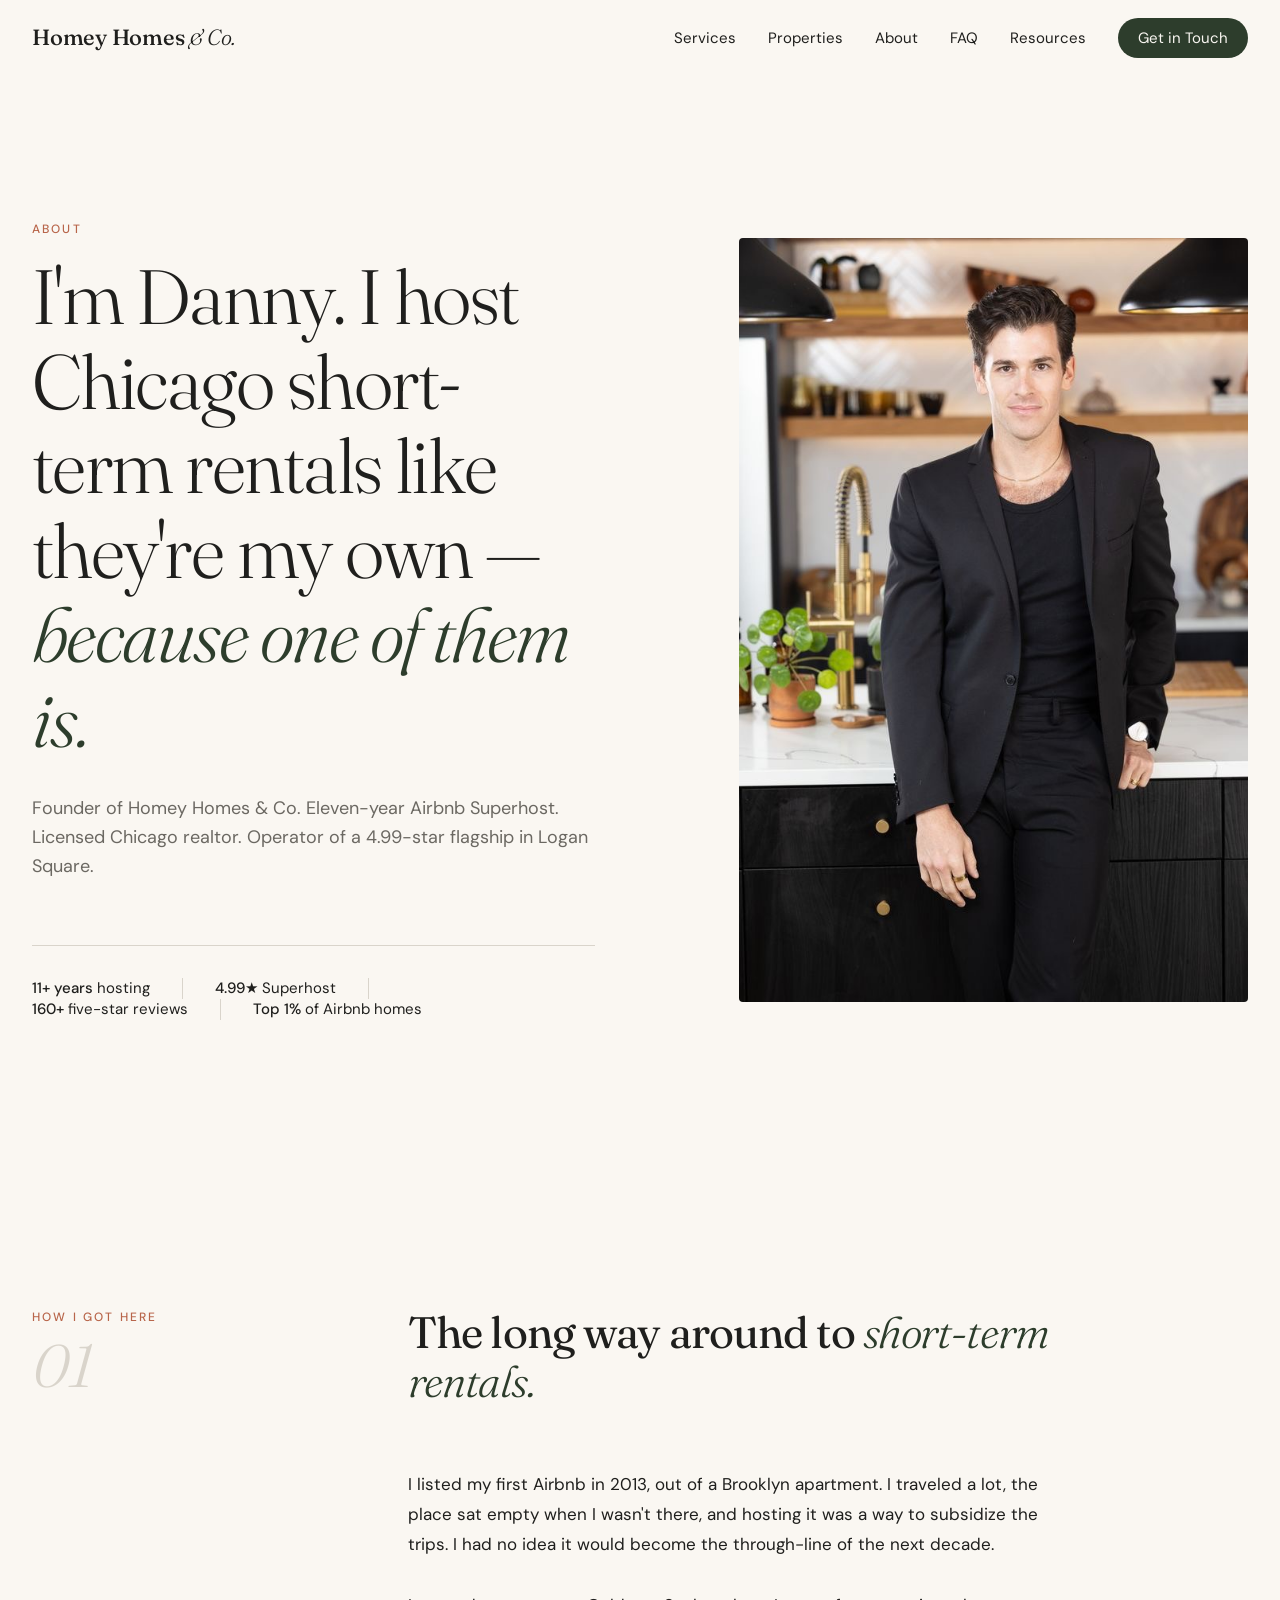
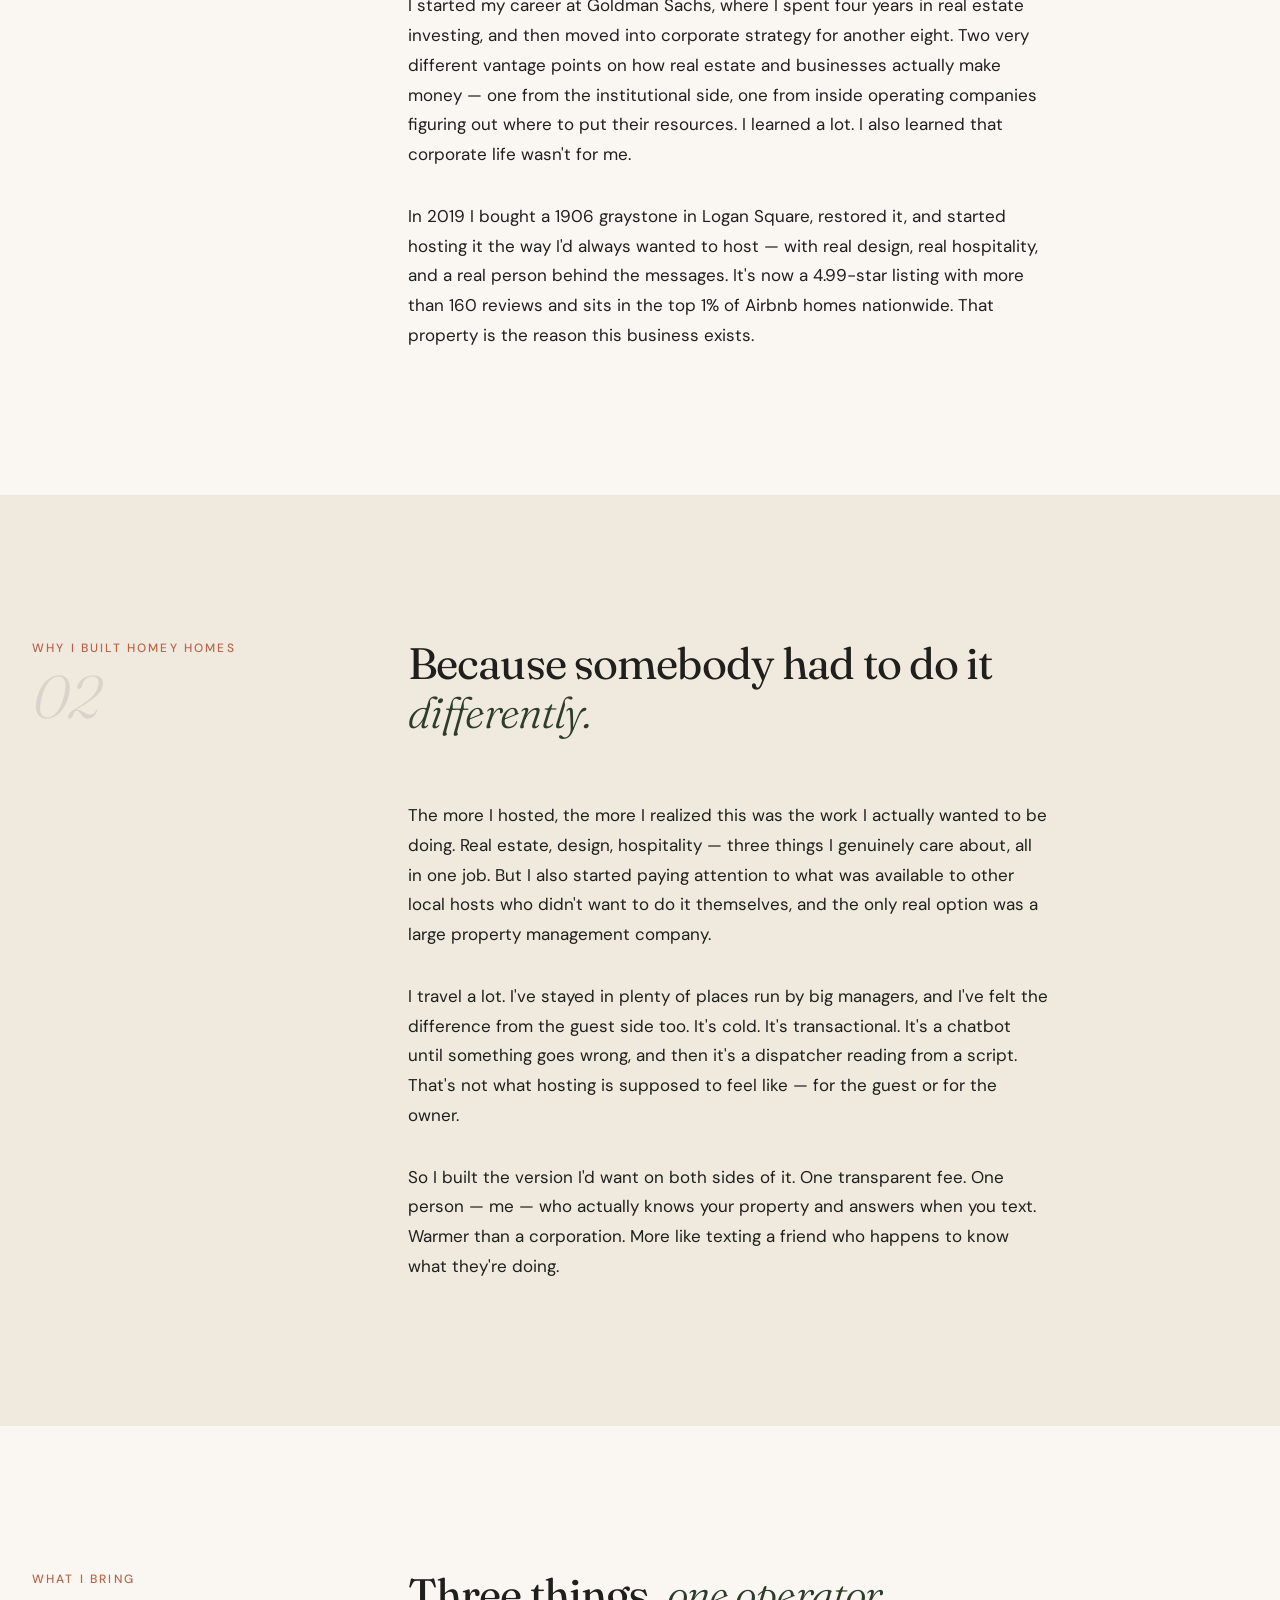
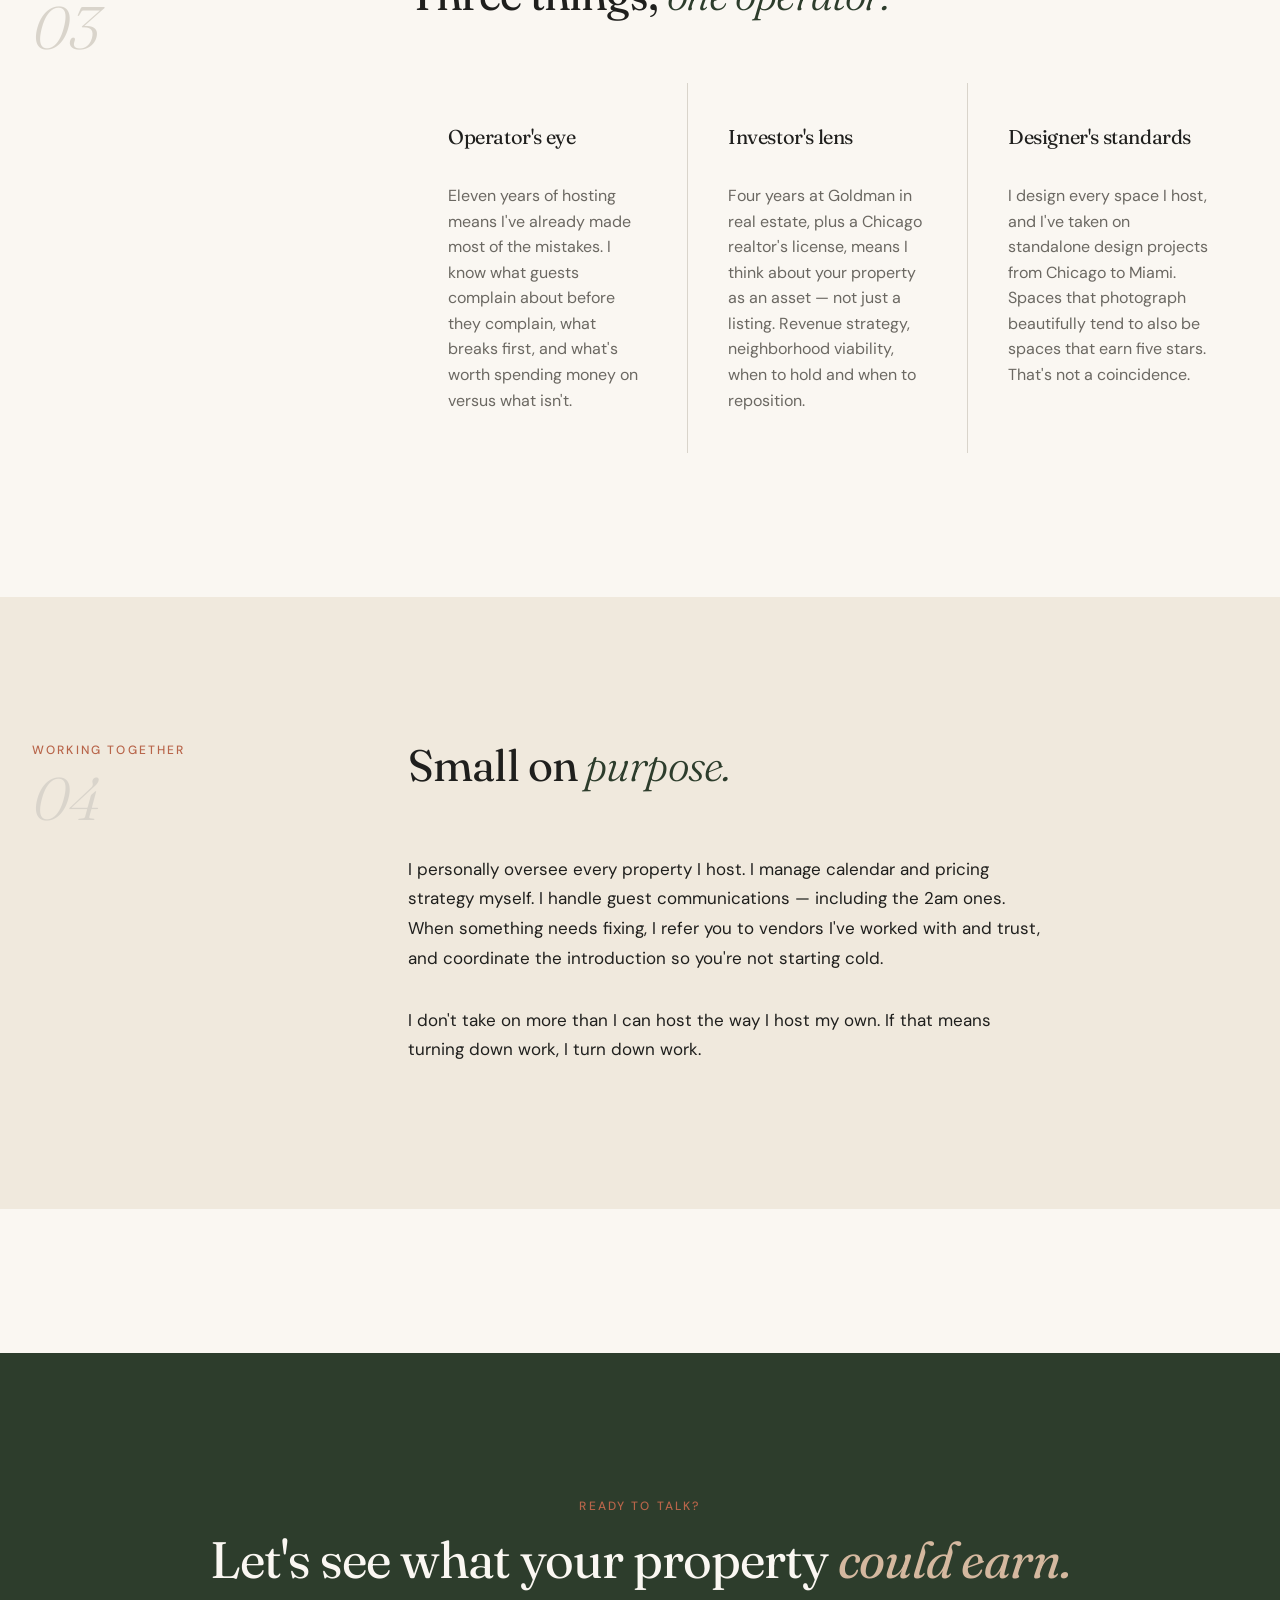
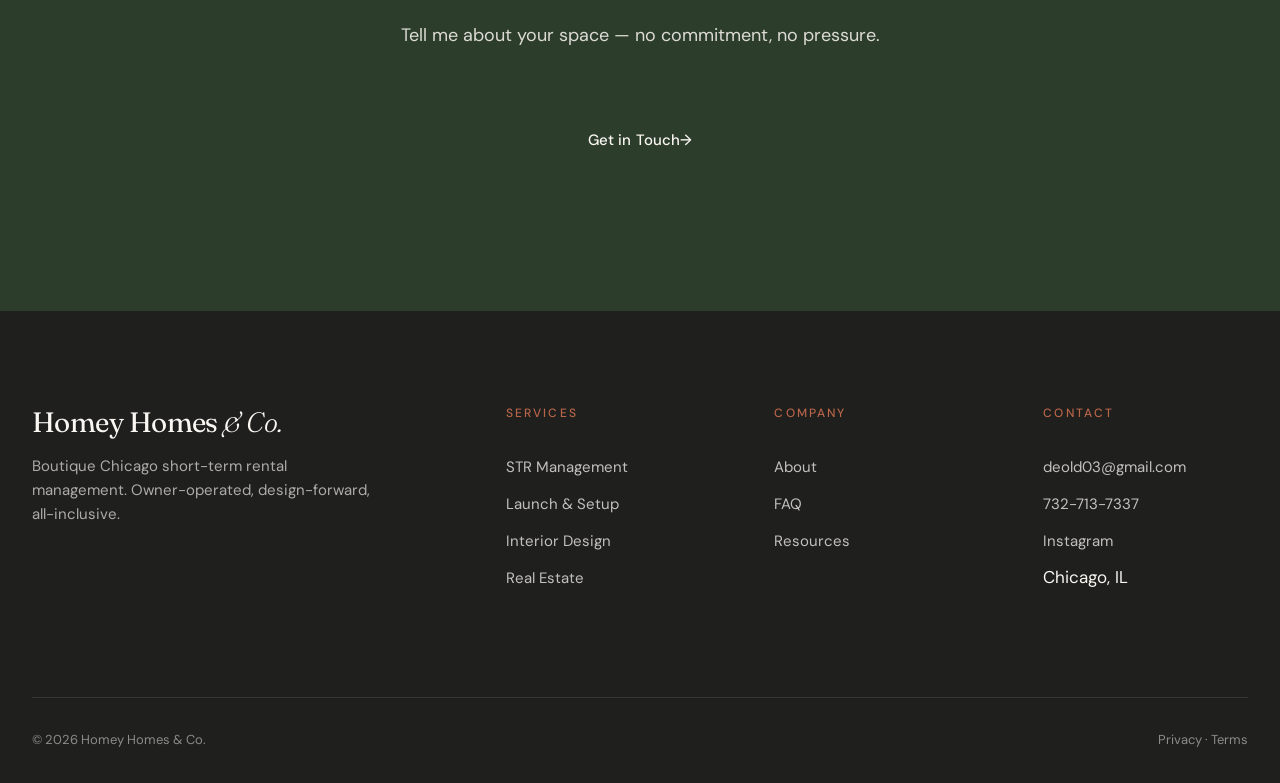
<file: about.html>
<!DOCTYPE html>
<html lang="en">
<head>
  <meta charset="UTF-8">
  <meta name="viewport" content="width=device-width, initial-scale=1.0">
  <title>About — Homey Homes &amp; Co.</title>
  <meta name="description" content="Danny, founder of Homey Homes & Co. 11+ years hosting on Airbnb, top 1% superhost, licensed Chicago realtor, former Goldman Sachs real estate investor.">

  <!-- Open Graph -->
  <meta property="og:title" content="About — Homey Homes & Co.">
  <meta property="og:description" content="Danny's story: 11+ years hosting on Airbnb, top 1% superhost, licensed Chicago realtor.">
  <meta property="og:type" content="website">

  <!-- Fonts -->
  <link rel="preconnect" href="https://fonts.googleapis.com">
  <link rel="preconnect" href="https://fonts.gstatic.com" crossorigin>
  <link href="https://fonts.googleapis.com/css2?family=DM+Sans:opsz,wght@9..40,300;9..40,400;9..40,500;9..40,600&family=Fraunces:opsz,wght@9..144,300;9..144,400;9..144,500&display=swap" rel="stylesheet">

  <link rel="stylesheet" href="css/style.css">
  <link rel="stylesheet" href="css/about.css">
</head>
<body>

  <!-- ============== HEADER ============== -->
  <header class="site-header" id="siteHeader">
    <nav class="nav">
      <a href="index.html" class="nav-brand">Homey Homes <span>&amp; Co.</span></a>
      <button class="nav-toggle" aria-label="Toggle menu" id="navToggle">
        <svg width="24" height="24" viewBox="0 0 24 24" fill="none" stroke="currentColor" stroke-width="1.5">
          <line x1="3" y1="6" x2="21" y2="6"></line>
          <line x1="3" y1="12" x2="21" y2="12"></line>
          <line x1="3" y1="18" x2="21" y2="18"></line>
        </svg>
      </button>
      <ul class="nav-links" id="navLinks">
        <li><a href="services.html">Services</a></li>
        <li><a href="properties.html">Properties</a></li>
        <li><a href="about.html">About</a></li>
        <li><a href="faq.html">FAQ</a></li>
        <li><a href="resources.html">Resources</a></li>
        <li><a href="contact.html" class="nav-cta">Get in Touch</a></li>
      </ul>
    </nav>
  </header>

  <!-- ============== HERO ============== -->
  <section class="about-hero">
    <div class="container">
      <div class="about-hero-grid">
        <div>
          <span class="eyebrow">About</span>
          <h1>I'm Danny. I host Chicago short-term rentals like they're my own &mdash; <em>because one of them is.</em></h1>
          <p class="about-hero-subhead">Founder of Homey Homes &amp; Co. Eleven-year Airbnb Superhost. Licensed Chicago realtor. Operator of a 4.99-star flagship in Logan Square.</p>
          <div class="social-proof-row">
            <span class="credential"><strong>11+ years</strong> hosting</span>
            <span class="credential"><strong>4.99★</strong> Superhost</span>
            <span class="credential"><strong>160+</strong> five-star reviews</span>
            <span class="credential"><strong>Top 1%</strong> of Airbnb homes</span>
          </div>
        </div>
        <div class="about-hero-image">
          <img src="images/danny-about.jpg" alt="Danny, founder of Homey Homes & Co.">
        </div>
      </div>
    </div>
  </section>

  <!-- ============== SECTION 1 ============== -->
  <section class="about-section">
    <div class="container">
      <div class="about-section-grid">
        <div class="about-section-label">
          <span class="eyebrow">How I got here</span>
          <span class="about-section-number">01</span>
        </div>
        <div class="about-prose">
          <h2>The long way around to <em>short-term rentals.</em></h2>
          <p>I listed my first Airbnb in 2013, out of a Brooklyn apartment. I traveled a lot, the place sat empty when I wasn't there, and hosting it was a way to subsidize the trips. I had no idea it would become the through-line of the next decade.</p>
          <p>I started my career at Goldman Sachs, where I spent four years in real estate investing, and then moved into corporate strategy for another eight. Two very different vantage points on how real estate and businesses actually make money — one from the institutional side, one from inside operating companies figuring out where to put their resources. I learned a lot. I also learned that corporate life wasn't for me.</p>
          <p>In 2019 I bought a 1906 graystone in Logan Square, restored it, and started hosting it the way I'd always wanted to host — with real design, real hospitality, and a real person behind the messages. It's now a 4.99-star listing with more than 160 reviews and sits in the top 1% of Airbnb homes nationwide. That property is the reason this business exists.</p>
        </div>
      </div>
    </div>
  </section>

  <!-- ============== SECTION 2 ============== -->
  <section class="about-section alt">
    <div class="container">
      <div class="about-section-grid">
        <div class="about-section-label">
          <span class="eyebrow">Why I built Homey Homes</span>
          <span class="about-section-number">02</span>
        </div>
        <div class="about-prose">
          <h2>Because somebody had to do it <em>differently.</em></h2>
          <p>The more I hosted, the more I realized this was the work I actually wanted to be doing. Real estate, design, hospitality — three things I genuinely care about, all in one job. But I also started paying attention to what was available to other local hosts who didn't want to do it themselves, and the only real option was a large property management company.</p>
          <p>I travel a lot. I've stayed in plenty of places run by big managers, and I've felt the difference from the guest side too. It's cold. It's transactional. It's a chatbot until something goes wrong, and then it's a dispatcher reading from a script. That's not what hosting is supposed to feel like — for the guest or for the owner.</p>
          <p>So I built the version I'd want on both sides of it. One transparent fee. One person — me — who actually knows your property and answers when you text. Warmer than a corporation. More like texting a friend who happens to know what they're doing.</p>
        </div>
      </div>
    </div>
  </section>

  <!-- ============== SECTION 3 ============== -->
  <section class="about-section">
    <div class="container">
      <div class="about-section-grid">
        <div class="about-section-label">
          <span class="eyebrow">What I bring</span>
          <span class="about-section-number">03</span>
        </div>
        <div>
          <h2>Three things, <em>one operator.</em></h2>
          <div class="about-pillars">
            <div class="about-pillar">
              <h3>Operator's eye</h3>
              <p>Eleven years of hosting means I've already made most of the mistakes. I know what guests complain about before they complain, what breaks first, and what's worth spending money on versus what isn't.</p>
            </div>
            <div class="about-pillar">
              <h3>Investor's lens</h3>
              <p>Four years at Goldman in real estate, plus a Chicago realtor's license, means I think about your property as an asset — not just a listing. Revenue strategy, neighborhood viability, when to hold and when to reposition.</p>
            </div>
            <div class="about-pillar">
              <h3>Designer's standards</h3>
              <p>I design every space I host, and I've taken on standalone design projects from Chicago to Miami. Spaces that photograph beautifully tend to also be spaces that earn five stars. That's not a coincidence.</p>
            </div>
          </div>
        </div>
      </div>
    </div>
  </section>

  <!-- ============== SECTION 4 ============== -->
  <section class="about-section alt">
    <div class="container">
      <div class="about-section-grid">
        <div class="about-section-label">
          <span class="eyebrow">Working together</span>
          <span class="about-section-number">04</span>
        </div>
        <div class="about-prose">
          <h2>Small on <em>purpose.</em></h2>
          <p>I personally oversee every property I host. I manage calendar and pricing strategy myself. I handle guest communications — including the 2am ones. When something needs fixing, I refer you to vendors I've worked with and trust, and coordinate the introduction so you're not starting cold.</p>
          <p>I don't take on more than I can host the way I host my own. If that means turning down work, I turn down work.</p>
        </div>
      </div>
    </div>
  </section>

  <!-- ============== CTA SECTION ============== -->
  <section class="about-cta-section">
    <div class="container">
      <span class="eyebrow">Ready to talk?</span>
      <h2>Let's see what your property <em>could earn.</em></h2>
      <p>Tell me about your space — no commitment, no pressure.</p>
      <a href="contact.html" class="btn btn-primary btn-arrow">Get in Touch</a>
    </div>
  </section>

  <!-- ============== FOOTER ============== -->
  <footer class="site-footer">
    <div class="container">
      <div class="footer-grid">
        <div class="footer-brand">
          <h3>Homey Homes <span>&amp; Co.</span></h3>
          <p>Boutique Chicago short-term rental management. Owner-operated, design-forward, all-inclusive.</p>
        </div>
        <div class="footer-column">
          <h4>Services</h4>
          <ul>
            <li><a href="services.html#management">STR Management</a></li>
            <li><a href="services.html#launch">Launch &amp; Setup</a></li>
            <li><a href="services.html#design">Interior Design</a></li>
            <li><a href="services.html#realestate">Real Estate</a></li>
          </ul>
        </div>
        <div class="footer-column">
          <h4>Company</h4>
          <ul>
            <li><a href="about.html">About</a></li>
            <li><a href="faq.html">FAQ</a></li>
            <li><a href="resources.html">Resources</a></li>
          </ul>
        </div>
        <div class="footer-column">
          <h4>Contact</h4>
          <ul>
            <li><a href="mailto:deold03@gmail.com">deold03@gmail.com</a></li>
            <li><a href="tel:7327137337">732-713-7337</a></li>
            <li><a href="https://www.instagram.com/homeyhomes.co/" target="_blank" rel="noopener">Instagram</a></li>
            <li>Chicago, IL</li>
          </ul>
        </div>
      </div>
      <div class="footer-bottom">
        <div>&copy; 2026 Homey Homes &amp; Co.</div>
        <div>
          <a href="privacy.html">Privacy</a> &middot; <a href="terms.html">Terms</a>
        </div>
      </div>
    </div>
  </footer>

  <!-- ============== JAVASCRIPT ============== -->
  <script>
    const header = document.getElementById('siteHeader');
    window.addEventListener('scroll', () => {
      header.classList.toggle('scrolled', window.scrollY > 8);
    });

    const navToggle = document.getElementById('navToggle');
    const navLinks = document.getElementById('navLinks');
    navToggle.addEventListener('click', () => {
      navLinks.classList.toggle('open');
    });
  </script>

</body>
</html>
</file>
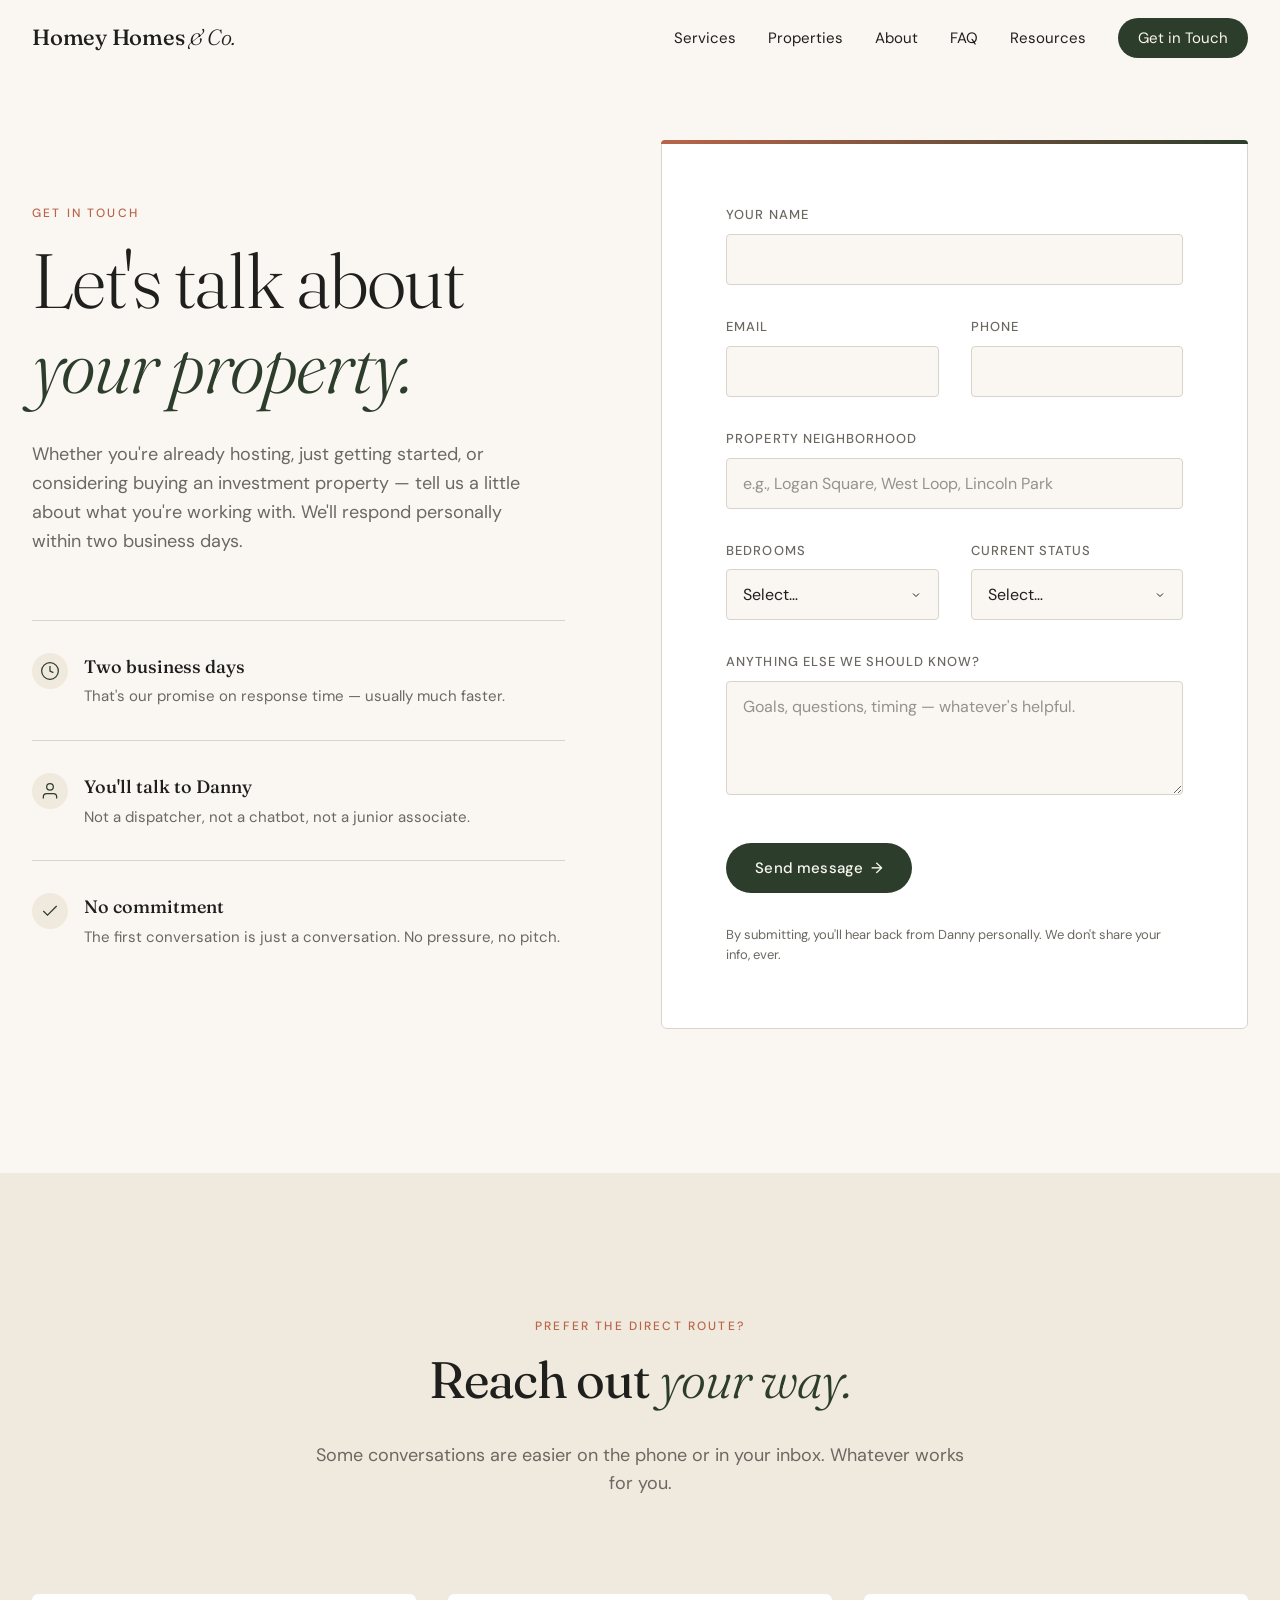
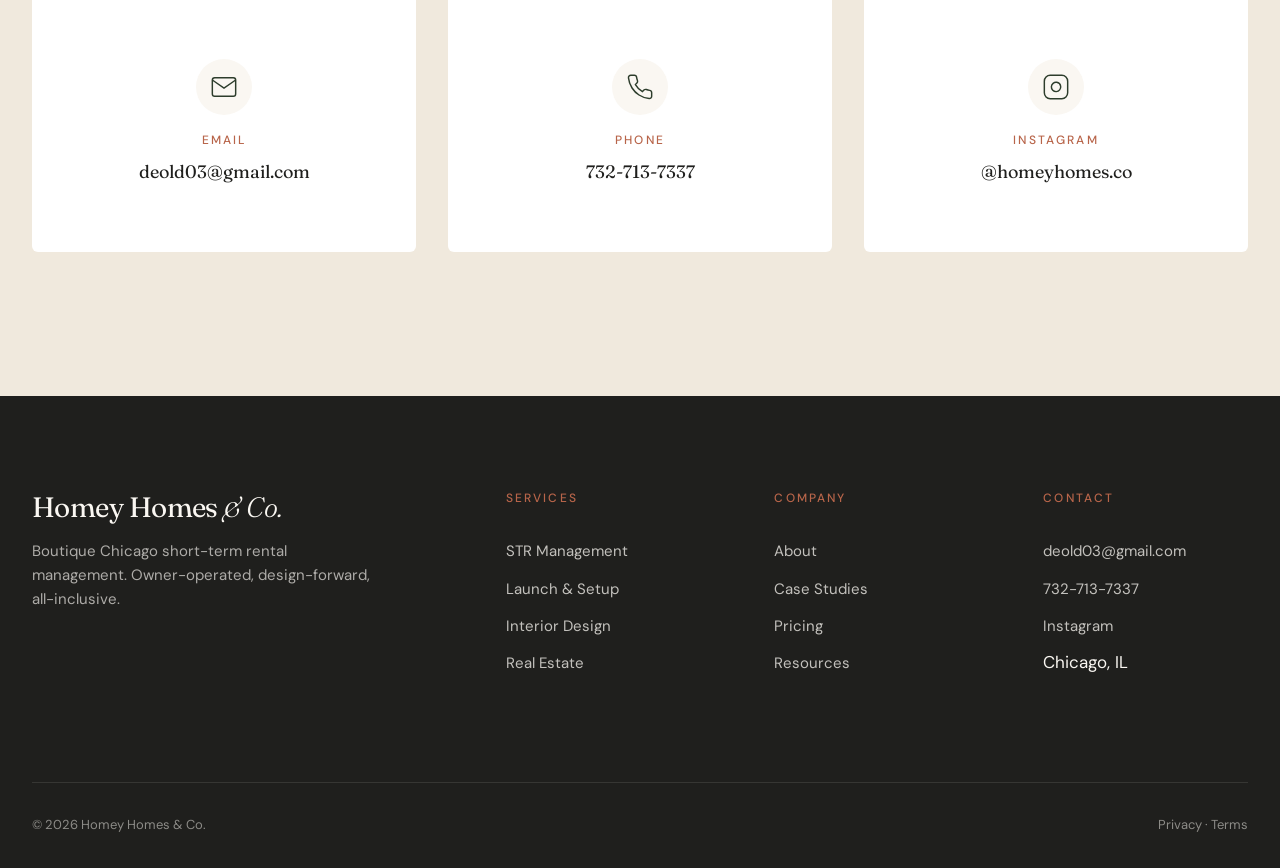
<file: contact.html>
<!DOCTYPE html>
<html lang="en">
<head>
  <meta charset="UTF-8">
  <meta name="viewport" content="width=device-width, initial-scale=1.0">
  <title>Get in Touch — Homey Homes &amp; Co.</title>
  <meta name="description" content="Tell us about your Chicago short-term rental property. We'll be in touch within two business days with a free consultation — no commitment, no pressure.">

  <!-- Open Graph -->
  <meta property="og:title" content="Get in Touch — Homey Homes & Co.">
  <meta property="og:description" content="Tell us about your Chicago short-term rental. We'll respond within two business days.">
  <meta property="og:type" content="website">

  <!-- Fonts -->
  <link rel="preconnect" href="https://fonts.googleapis.com">
  <link rel="preconnect" href="https://fonts.gstatic.com" crossorigin>
  <link href="https://fonts.googleapis.com/css2?family=DM+Sans:opsz,wght@9..40,300;9..40,400;9..40,500;9..40,600&family=Fraunces:opsz,wght@9..144,300;9..144,400;9..144,500&display=swap" rel="stylesheet">

  <link rel="stylesheet" href="css/style.css">
  <link rel="stylesheet" href="css/contact.css">
</head>
<body>

  <!-- ============== HEADER ============== -->
  <header class="site-header" id="siteHeader">
    <nav class="nav">
      <a href="index.html" class="nav-brand">Homey Homes <span>&amp; Co.</span></a>
      <button class="nav-toggle" aria-label="Toggle menu" id="navToggle">
        <svg width="24" height="24" viewBox="0 0 24 24" fill="none" stroke="currentColor" stroke-width="1.5">
          <line x1="3" y1="6" x2="21" y2="6"></line>
          <line x1="3" y1="12" x2="21" y2="12"></line>
          <line x1="3" y1="18" x2="21" y2="18"></line>
        </svg>
      </button>
      <ul class="nav-links" id="navLinks">
        <li><a href="services.html">Services</a></li>
        <li><a href="properties.html">Properties</a></li>
        <li><a href="about.html">About</a></li>
        <li><a href="faq.html">FAQ</a></li>
        <li><a href="resources.html">Resources</a></li>
        <li><a href="contact.html" class="nav-cta">Get in Touch</a></li>
      </ul>
    </nav>
  </header>

  <!-- ============== CONTACT HERO + FORM ============== -->
  <section class="contact-section">
    <div class="container">
      <div class="contact-grid">

        <!-- LEFT: intro copy + warm framing -->
        <div class="contact-intro">
          <span class="eyebrow">Get in touch</span>
          <h1>Let's talk about <em>your property.</em></h1>
          <p class="contact-lede">
            Whether you're already hosting, just getting started, or considering buying an investment property &mdash; tell us a little about what you're working with. We'll respond personally within two business days.
          </p>

          <div class="contact-promises">
            <div class="promise">
              <span class="promise-icon">
                <svg width="20" height="20" viewBox="0 0 24 24" fill="none" stroke="currentColor" stroke-width="1.5">
                  <circle cx="12" cy="12" r="10"></circle>
                  <polyline points="12 6 12 12 16 14"></polyline>
                </svg>
              </span>
              <div>
                <strong>Two business days</strong>
                <p>That's our promise on response time &mdash; usually much faster.</p>
              </div>
            </div>
            <div class="promise">
              <span class="promise-icon">
                <svg width="20" height="20" viewBox="0 0 24 24" fill="none" stroke="currentColor" stroke-width="1.5">
                  <path d="M20 21v-2a4 4 0 0 0-4-4H8a4 4 0 0 0-4 4v2"></path>
                  <circle cx="12" cy="7" r="4"></circle>
                </svg>
              </span>
              <div>
                <strong>You'll talk to Danny</strong>
                <p>Not a dispatcher, not a chatbot, not a junior associate.</p>
              </div>
            </div>
            <div class="promise">
              <span class="promise-icon">
                <svg width="20" height="20" viewBox="0 0 24 24" fill="none" stroke="currentColor" stroke-width="1.5">
                  <polyline points="20 6 9 17 4 12"></polyline>
                </svg>
              </span>
              <div>
                <strong>No commitment</strong>
                <p>The first conversation is just a conversation. No pressure, no pitch.</p>
              </div>
            </div>
          </div>
        </div>

        <!-- RIGHT: the form -->
        <div class="contact-form-wrap">
          <form name="contact" method="POST" data-netlify="true" netlify-honeypot="bot-field" class="contact-form">
            <input type="hidden" name="form-name" value="contact">
            <p class="honeypot"><label>Don't fill this out if you're human: <input name="bot-field"></label></p>

            <div class="form-row">
              <label for="name">Your name</label>
              <input type="text" id="name" name="name" required autocomplete="name">
            </div>

            <div class="form-row form-row-split">
              <div>
                <label for="email">Email</label>
                <input type="email" id="email" name="email" required autocomplete="email">
              </div>
              <div>
                <label for="phone">Phone</label>
                <input type="tel" id="phone" name="phone" autocomplete="tel">
              </div>
            </div>

            <div class="form-row">
              <label for="neighborhood">Property neighborhood</label>
              <input type="text" id="neighborhood" name="neighborhood" placeholder="e.g., Logan Square, West Loop, Lincoln Park">
            </div>

            <div class="form-row form-row-split">
              <div>
                <label for="bedrooms">Bedrooms</label>
                <select id="bedrooms" name="bedrooms">
                  <option value="">Select…</option>
                  <option value="studio">Studio</option>
                  <option value="1">1 bedroom</option>
                  <option value="2">2 bedrooms</option>
                  <option value="3">3 bedrooms</option>
                  <option value="4+">4+ bedrooms</option>
                </select>
              </div>
              <div>
                <label for="status">Current status</label>
                <select id="status" name="status">
                  <option value="">Select…</option>
                  <option value="new">New &mdash; not yet listed</option>
                  <option value="listed-self">Already listed, self-managed</option>
                  <option value="listed-other">Already listed, other manager</option>
                  <option value="exploring">Just exploring</option>
                  <option value="buying">Looking to buy a property</option>
                </select>
              </div>
            </div>

            <div class="form-row">
              <label for="message">Anything else we should know?</label>
              <textarea id="message" name="message" rows="4" placeholder="Goals, questions, timing — whatever's helpful."></textarea>
            </div>

            <button type="submit" class="btn btn-primary btn-arrow contact-submit">Send message</button>

            <p class="form-fine-print">
              By submitting, you'll hear back from Danny personally. We don't share your info, ever.
            </p>
          </form>
        </div>

      </div>
    </div>
  </section>

  <!-- ============== DIRECT CONTACT METHODS ============== -->
  <section class="direct-contact">
    <div class="container">
      <div class="section-header centered">
        <span class="eyebrow">Prefer the direct route?</span>
        <h2>Reach out <em>your way.</em></h2>
        <p class="lede">Some conversations are easier on the phone or in your inbox. Whatever works for you.</p>
      </div>

      <div class="contact-methods">
        <a href="mailto:deold03@gmail.com" class="contact-method">
          <span class="method-icon">
            <svg width="28" height="28" viewBox="0 0 24 24" fill="none" stroke="currentColor" stroke-width="1.25">
              <path d="M4 4h16c1.1 0 2 .9 2 2v12c0 1.1-.9 2-2 2H4c-1.1 0-2-.9-2-2V6c0-1.1.9-2 2-2z"></path>
              <polyline points="22,6 12,13 2,6"></polyline>
            </svg>
          </span>
          <span class="method-label">Email</span>
          <span class="method-value">deold03@gmail.com</span>
        </a>

        <a href="tel:7327137337" class="contact-method">
          <span class="method-icon">
            <svg width="28" height="28" viewBox="0 0 24 24" fill="none" stroke="currentColor" stroke-width="1.25">
              <path d="M22 16.92v3a2 2 0 0 1-2.18 2 19.79 19.79 0 0 1-8.63-3.07 19.5 19.5 0 0 1-6-6 19.79 19.79 0 0 1-3.07-8.67A2 2 0 0 1 4.11 2h3a2 2 0 0 1 2 1.72 12.84 12.84 0 0 0 .7 2.81 2 2 0 0 1-.45 2.11L8.09 9.91a16 16 0 0 0 6 6l1.27-1.27a2 2 0 0 1 2.11-.45 12.84 12.84 0 0 0 2.81.7A2 2 0 0 1 22 16.92z"></path>
            </svg>
          </span>
          <span class="method-label">Phone</span>
          <span class="method-value">732-713-7337</span>
        </a>

        <a href="https://www.instagram.com/homeyhomes.co/" target="_blank" rel="noopener" class="contact-method">
          <span class="method-icon">
            <svg width="28" height="28" viewBox="0 0 24 24" fill="none" stroke="currentColor" stroke-width="1.25">
              <rect x="2" y="2" width="20" height="20" rx="5" ry="5"></rect>
              <path d="M16 11.37A4 4 0 1 1 12.63 8 4 4 0 0 1 16 11.37z"></path>
              <line x1="17.5" y1="6.5" x2="17.51" y2="6.5"></line>
            </svg>
          </span>
          <span class="method-label">Instagram</span>
          <span class="method-value">@homeyhomes.co</span>
        </a>
      </div>
    </div>
  </section>

  <!-- ============== FOOTER ============== -->
  <footer class="site-footer">
    <div class="container">
      <div class="footer-grid">
        <div class="footer-brand">
          <h3>Homey Homes <span>&amp; Co.</span></h3>
          <p>Boutique Chicago short-term rental management. Owner-operated, design-forward, all-inclusive.</p>
        </div>
        <div class="footer-column">
          <h4>Services</h4>
          <ul>
            <li><a href="services.html#management">STR Management</a></li>
            <li><a href="services.html#launch">Launch &amp; Setup</a></li>
            <li><a href="services.html#design">Interior Design</a></li>
            <li><a href="services.html#realestate">Real Estate</a></li>
          </ul>
        </div>
        <div class="footer-column">
          <h4>Company</h4>
          <ul>
            <li><a href="about.html">About</a></li>
            <li><a href="case-studies.html">Case Studies</a></li>
            <li><a href="pricing.html">Pricing</a></li>
            <li><a href="resources.html">Resources</a></li>
          </ul>
        </div>
        <div class="footer-column">
          <h4>Contact</h4>
          <ul>
            <li><a href="mailto:deold03@gmail.com">deold03@gmail.com</a></li>
            <li><a href="tel:7327137337">732-713-7337</a></li>
            <li><a href="https://www.instagram.com/homeyhomes.co/" target="_blank" rel="noopener">Instagram</a></li>
            <li>Chicago, IL</li>
          </ul>
        </div>
      </div>
      <div class="footer-bottom">
        <div>© 2026 Homey Homes &amp; Co.</div>
        <div>
          <a href="privacy.html">Privacy</a> · <a href="terms.html">Terms</a>
        </div>
      </div>
    </div>
  </footer>

  <!-- ============== JAVASCRIPT ============== -->
  <script>
    // Header scroll effect
    const header = document.getElementById('siteHeader');
    window.addEventListener('scroll', () => {
      if (window.scrollY > 8) {
        header.classList.add('scrolled');
      } else {
        header.classList.remove('scrolled');
      }
    });

    // Mobile menu toggle
    const navToggle = document.getElementById('navToggle');
    const navLinks = document.getElementById('navLinks');
    navToggle.addEventListener('click', () => {
      navLinks.classList.toggle('open');
    });
  </script>

</body>
</html>
</file>
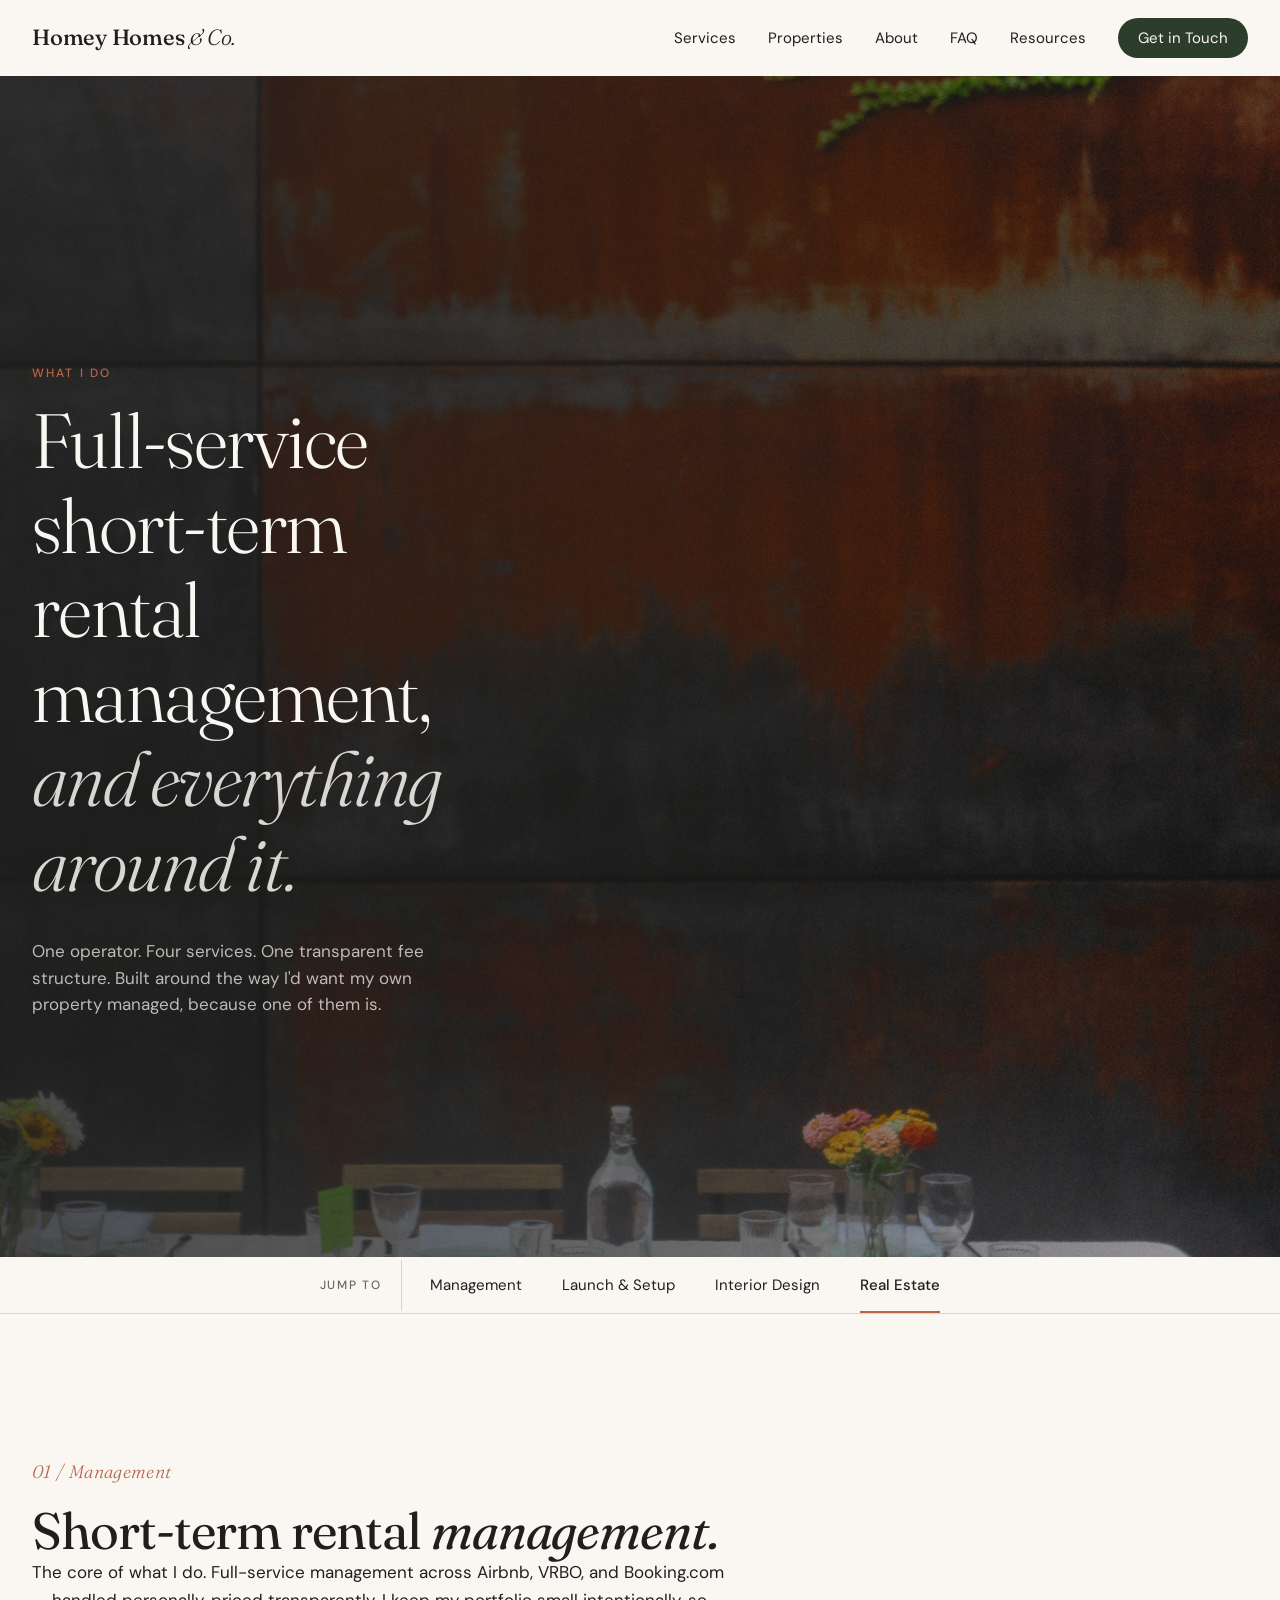
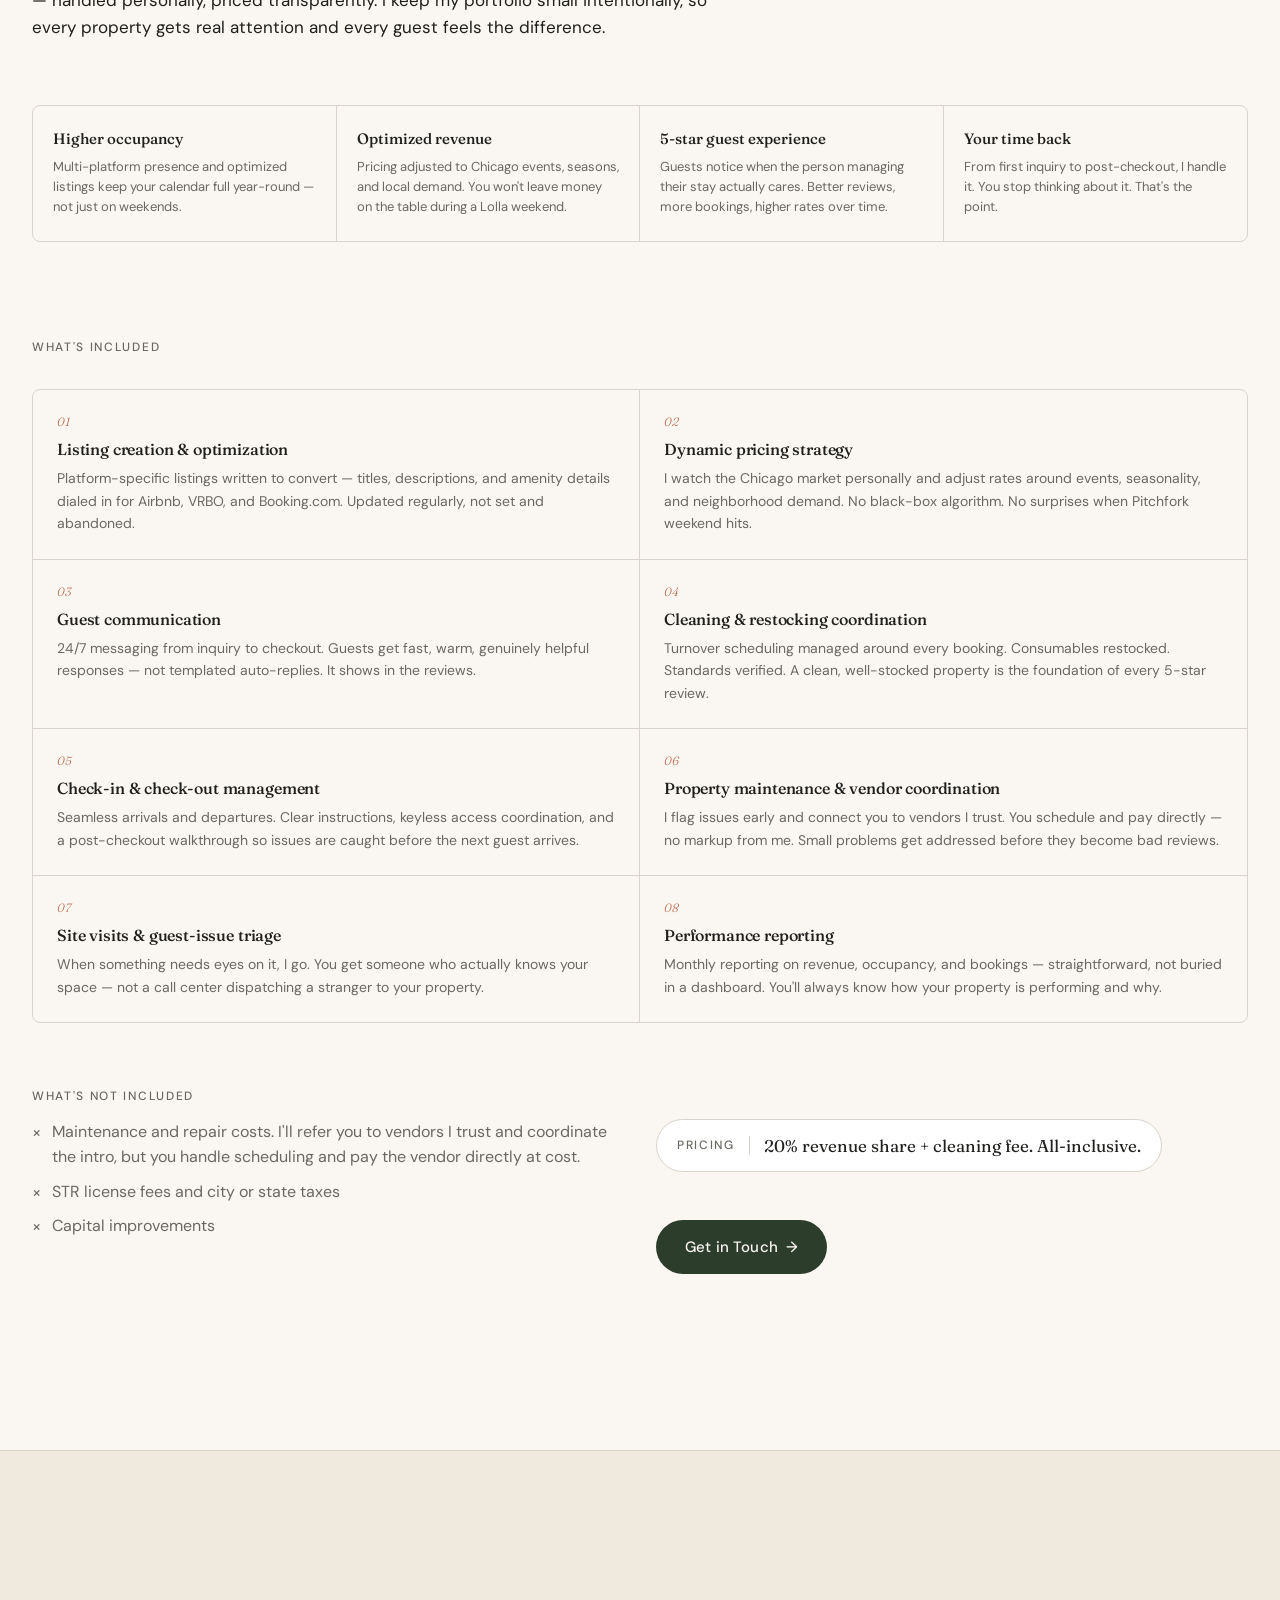
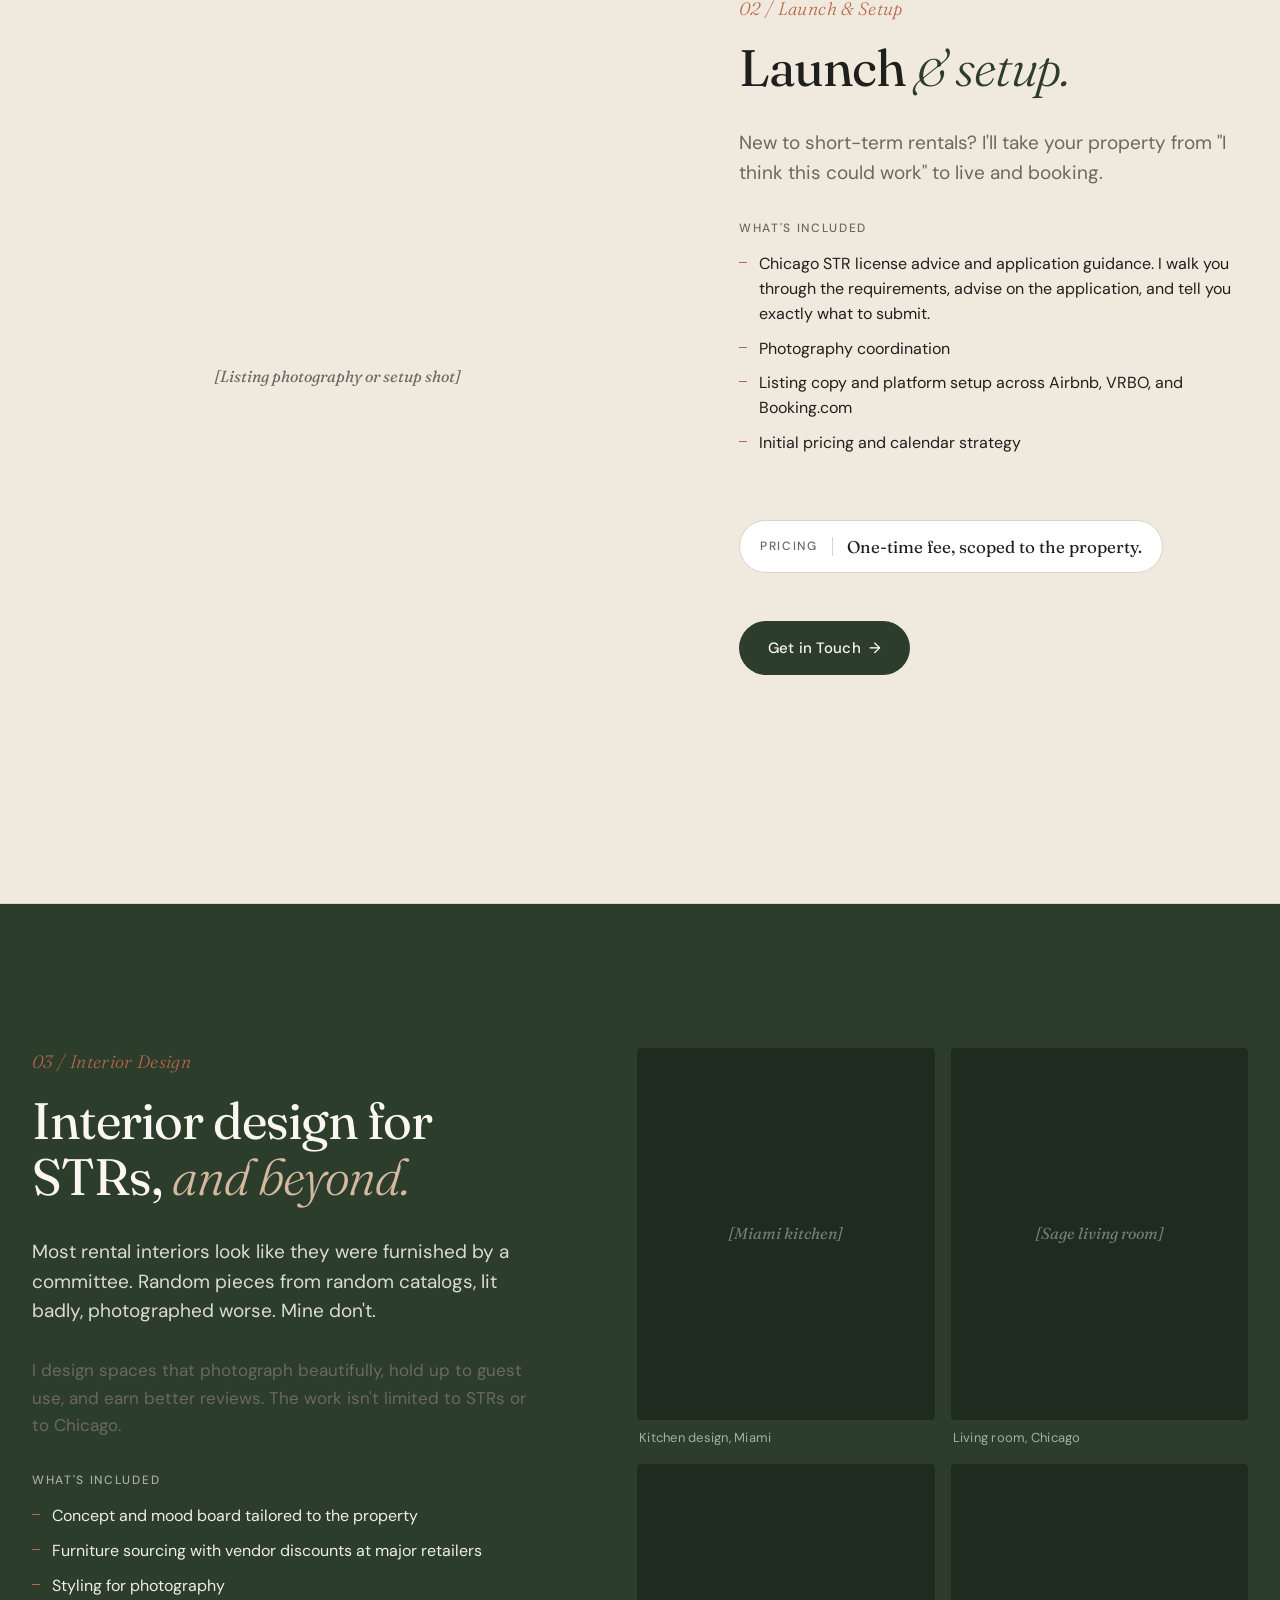
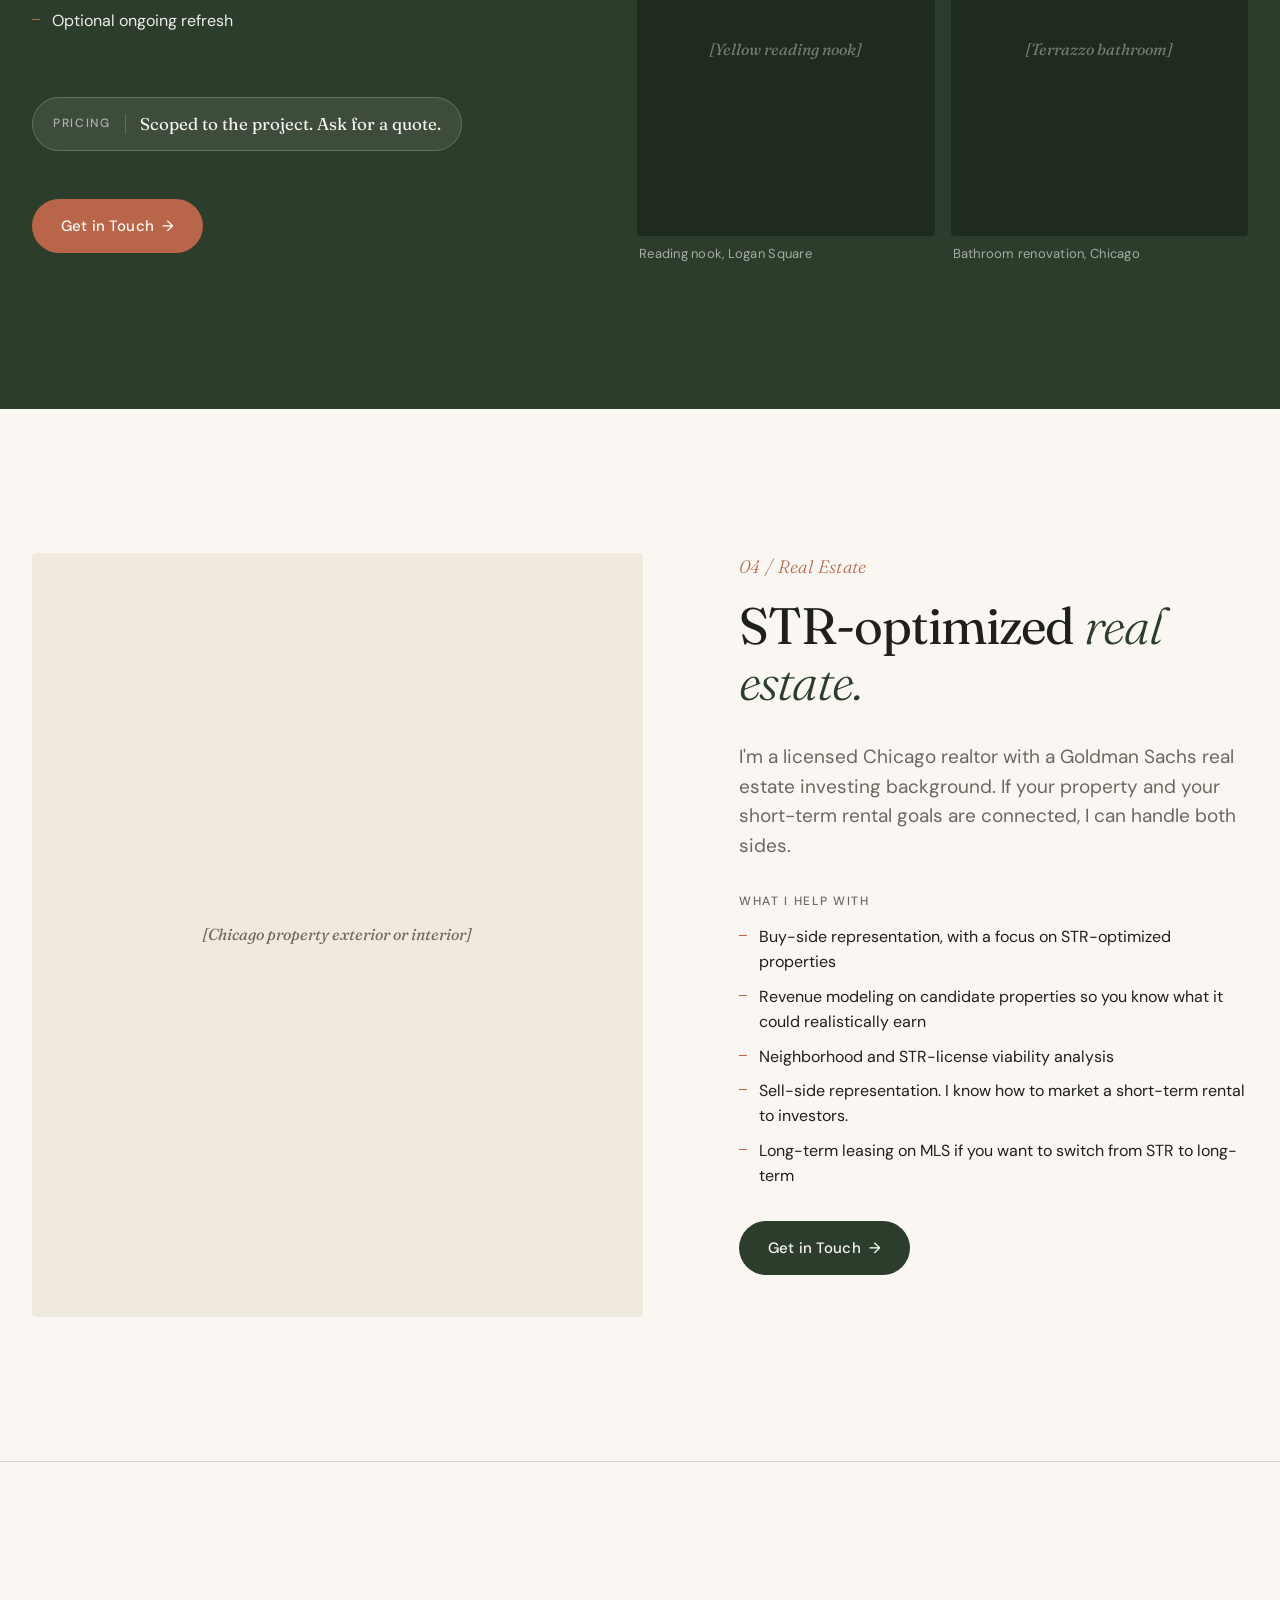
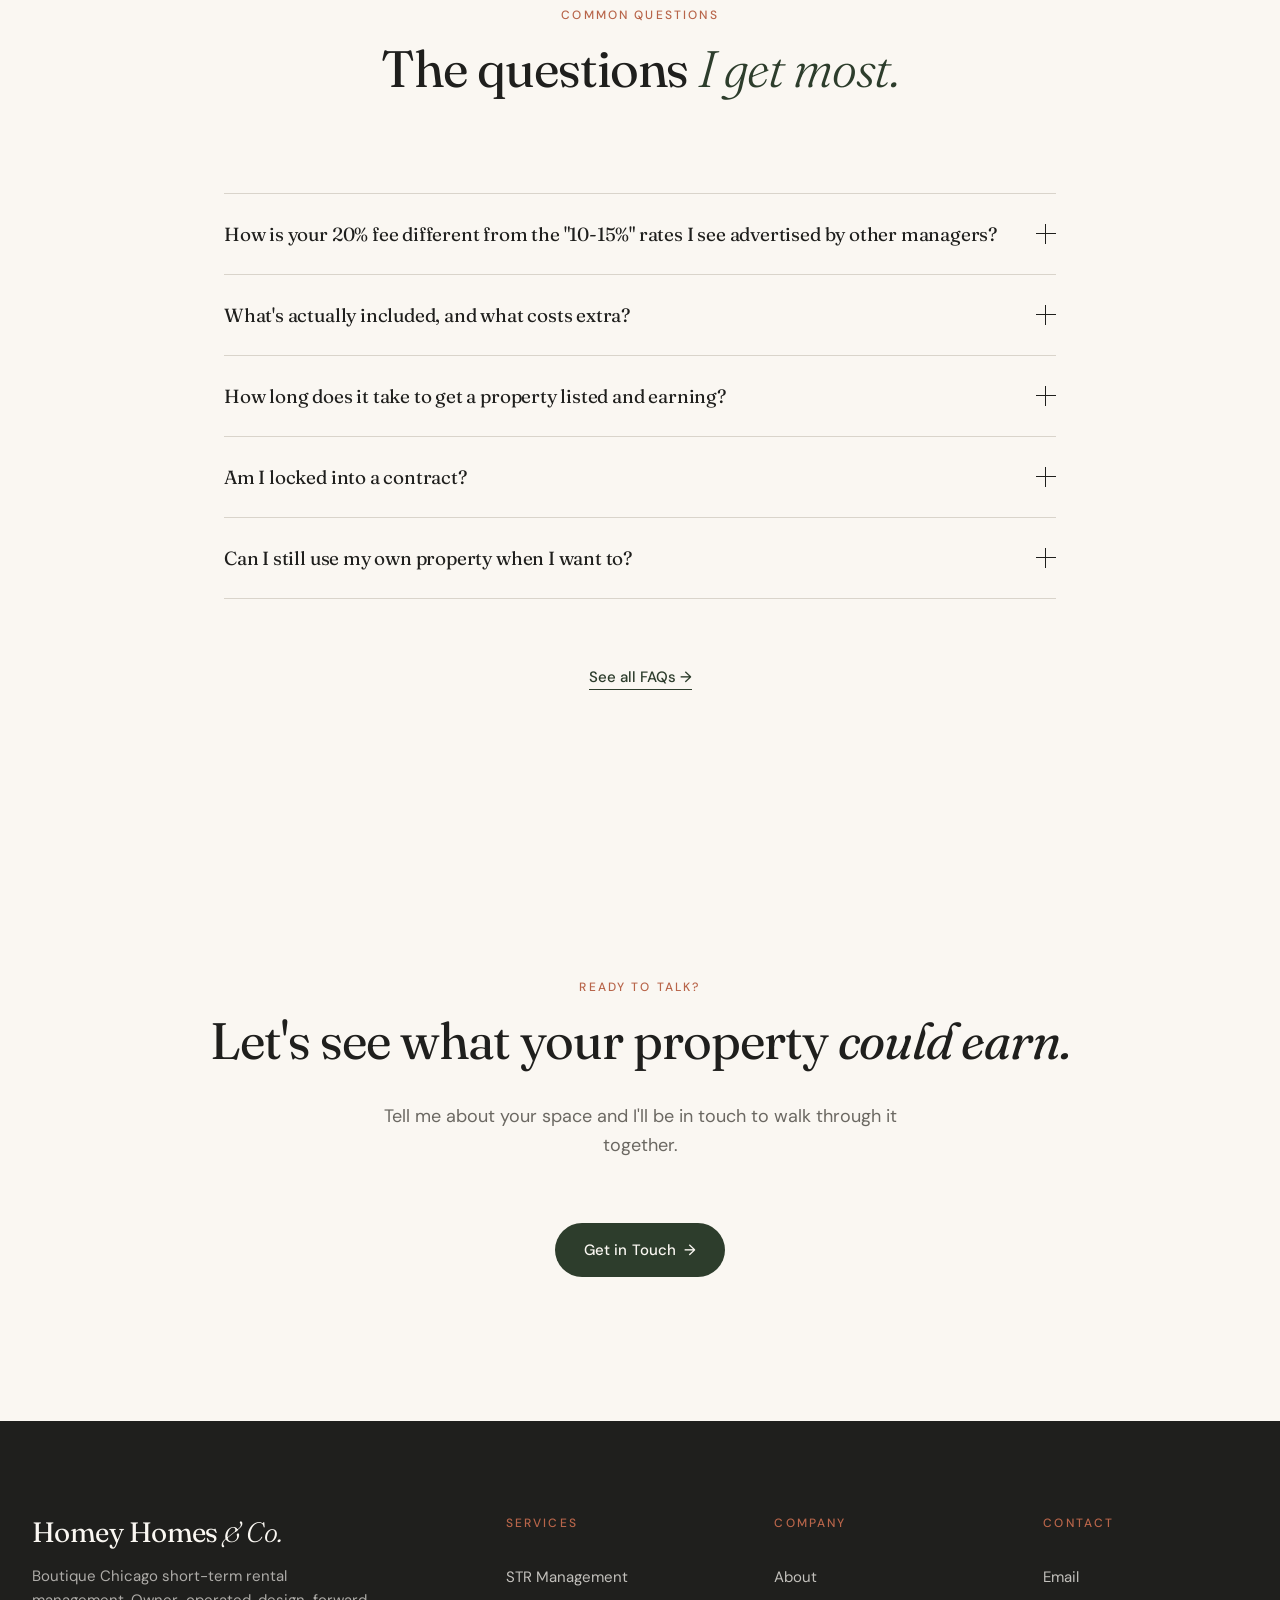
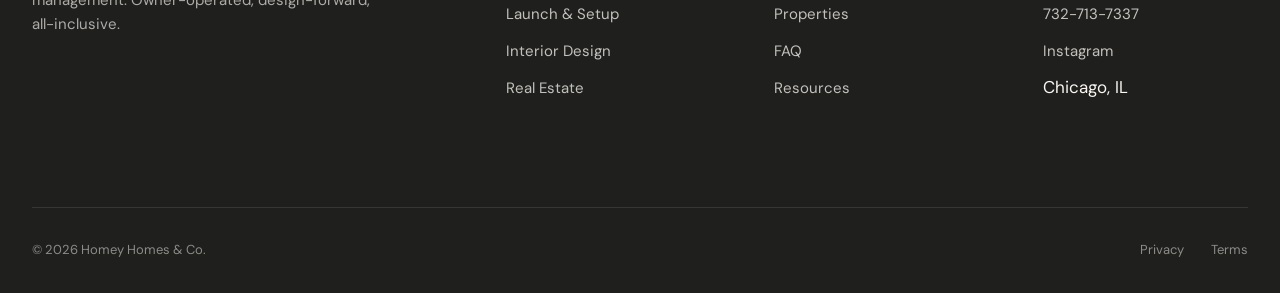
<file: services.html>
<!DOCTYPE html>
<html lang="en">
<head>
<meta charset="UTF-8">
<meta name="viewport" content="width=device-width, initial-scale=1.0">
<title>Services — Homey Homes & Co.</title>
<meta name="description" content="Boutique short-term rental management, launch and setup, interior design, and STR-optimized real estate in Chicago.">

<link rel="preconnect" href="https://fonts.googleapis.com">
<link rel="preconnect" href="https://fonts.gstatic.com" crossorigin>
<link href="https://fonts.googleapis.com/css2?family=Fraunces:ital,opsz,wght@0,9..144,300;0,9..144,400;0,9..144,500;1,9..144,300;1,9..144,400&family=DM+Sans:wght@400;500&display=swap" rel="stylesheet">

<link rel="stylesheet" href="css/style.css">

<style>
/* ==========================================================================
   Services page additions (services.html only)
   ========================================================================== */

/* Page hero */
.services-hero {
  position: relative;
  overflow: hidden;
  min-height: 340px;
  display: flex;
  flex-direction: column;
  justify-content: flex-end;
}
.services-hero-bg {
  position: absolute;
  inset: 0;
  width: 100%;
  height: 100%;
  object-fit: cover;
  object-position: center 30%;
}
.services-hero-overlay {
  position: absolute;
  inset: 0;
  background: linear-gradient(
    to right,
    rgba(31,31,29,0.75) 0%,
    rgba(31,31,29,0.55) 55%,
    rgba(31,31,29,0.2) 100%
  );
}
.services-hero-content {
  position: relative;
  z-index: 2;
  padding: var(--space-2xl) 0 var(--space-xl);
}
.services-hero .eyebrow { color: var(--terracotta); }
.services-hero h1 { color: var(--cream); max-width: 28rem; }
.services-hero h1 em { color: var(--cream); opacity: 0.85; }
.services-hero .lede {
  font-size: 1.0625rem;
  line-height: 1.55;
  color: rgba(250,247,242,0.72);
  max-width: 26rem;
  margin-top: var(--space-md);
}
@media (max-width: 900px) {
  .services-hero { min-height: 340px; }
  .services-hero-content { padding: var(--space-xl) 0 var(--space-lg); }
  .services-hero h1 { font-size: clamp(1.75rem, 5vw, 2.5rem); }
}

/* Sticky sub-nav */
.subnav {
  background-color: var(--cream);
  border-bottom: 1px solid var(--light-gray);
  position: sticky;
  top: 71px;
  z-index: 90;
}
.subnav-inner {
  display: flex;
  align-items: center;
  justify-content: center;
  gap: 0;
  overflow-x: auto;
  -webkit-overflow-scrolling: touch;
  scrollbar-width: none;
  padding: 0 var(--space-md);
  max-width: var(--max-width);
  margin: 0 auto;
}
.subnav-inner::-webkit-scrollbar { display: none; }
.subnav-label {
  font-family: var(--font-body);
  font-size: 0.75rem;
  color: var(--warm-gray);
  text-transform: uppercase;
  letter-spacing: 0.14em;
  padding: 1rem 1.25rem 1rem 0;
  border-right: 1px solid var(--light-gray);
  margin-right: 0.5rem;
  white-space: nowrap;
  flex-shrink: 0;
  font-weight: 500;
}
.subnav a {
  display: inline-block;
  padding: 1rem 1.25rem;
  color: var(--charcoal);
  font-size: 0.9375rem;
  font-weight: 400;
  white-space: nowrap;
  position: relative;
  transition: color 0.2s;
}
.subnav a::after {
  content: '';
  position: absolute;
  left: 1.25rem;
  right: 1.25rem;
  bottom: 0;
  height: 2px;
  background-color: var(--terracotta);
  transform: scaleX(0);
  transform-origin: left;
  transition: transform 0.25s ease;
}
.subnav a:hover { color: var(--terracotta); }
.subnav a:hover::after,
.subnav a.current::after { transform: scaleX(1); }
.subnav a.current { color: var(--charcoal); font-weight: 500; }

html { scroll-padding-top: 130px; }

@media (max-width: 900px) {
  .subnav { top: 65px; }
  .subnav-inner { justify-content: flex-start; }
  .subnav-label { padding: 0.875rem 0.875rem 0.875rem 0; font-size: 0.6875rem; }
  .subnav a { padding: 0.875rem; font-size: 0.875rem; }
  .subnav a::after { left: 0.875rem; right: 0.875rem; }
  html { scroll-padding-top: 110px; }
}

/* Service sections */
.service-section {
  padding: var(--space-2xl) 0;
  border-bottom: 1px solid var(--light-gray);
}
.service-section.alt { background-color: var(--cream-dark); }
.service-section.dark {
  background-color: var(--forest);
  color: var(--cream);
  border-bottom: none;
}
.service-section.dark h2,
.service-section.dark h3 { color: var(--cream); }
.service-section.dark h2 em { color: #D4B89F; }
.service-section.dark p { color: rgba(250, 247, 242, 0.85); }
.service-section.dark .eyebrow,
.service-section.dark .service-num { color: var(--terracotta); }
.service-section.dark .feature-list li { color: rgba(250, 247, 242, 0.95); }
.service-section.dark .feature-list li::before { background-color: var(--terracotta); }
.service-section.dark .feature-label { color: rgba(250, 247, 242, 0.6); }
.service-section.dark .excluded li { color: rgba(250, 247, 242, 0.65); }
.service-section.dark .excluded li::before { color: rgba(250, 247, 242, 0.5); }
.service-section.dark .price-pill {
  background-color: rgba(250, 247, 242, 0.08);
  border-color: rgba(250, 247, 242, 0.2);
}
.service-section.dark .price-pill-label {
  color: rgba(250, 247, 242, 0.6);
  border-right-color: rgba(250, 247, 242, 0.2);
}
.service-section.dark .price-pill-amount { color: var(--cream); }
.service-section.dark .btn-primary {
  background-color: var(--terracotta);
  color: var(--cream);
}
.service-section.dark .btn-primary:hover { background-color: #A55840; }
.service-section.dark .tile-caption { color: rgba(250, 247, 242, 0.6); }

.service-grid {
  display: grid;
  grid-template-columns: 5fr 6fr;
  gap: var(--space-xl);
  align-items: start;
}
.service-grid.reverse { grid-template-columns: 6fr 5fr; }
.service-grid.reverse .service-content { order: 2; }
.service-grid.reverse .service-visual { order: 1; }

.service-num {
  font-family: var(--font-display);
  font-style: italic;
  font-weight: 300;
  font-size: 1.125rem;
  color: var(--terracotta);
  margin-bottom: var(--space-sm);
  letter-spacing: 0.02em;
}
.service-content h2 { margin-bottom: var(--space-md); }
.service-content h2 em {
  font-style: italic;
  font-weight: 300;
  color: var(--forest);
}
.service-content .lede {
  font-size: 1.1875rem;
  line-height: 1.55;
  color: var(--warm-gray);
  margin-bottom: var(--space-md);
  max-width: 32rem;
}
.service-content > p:not(.lede) {
  color: var(--warm-gray);
  margin-bottom: var(--space-md);
}

/* Feature lists */
.feature-label {
  font-family: var(--font-body);
  font-size: 0.75rem;
  font-weight: 500;
  text-transform: uppercase;
  letter-spacing: 0.14em;
  color: var(--warm-gray);
  margin-bottom: 0.875rem;
  margin-top: var(--space-md);
}
.feature-label:first-of-type { margin-top: var(--space-md); }
.feature-list { list-style: none; margin: 0 0 var(--space-md); padding: 0; }
.feature-list li {
  position: relative;
  padding-left: 1.25rem;
  margin-bottom: 0.625rem;
  color: var(--charcoal);
  font-size: 1rem;
  line-height: 1.55;
}
.feature-list li::before {
  content: '';
  position: absolute;
  left: 0;
  top: 0.625rem;
  width: 8px;
  height: 1px;
  background-color: var(--terracotta);
}
.excluded { list-style: none; margin: 0; }
.excluded li {
  position: relative;
  padding-left: 1.25rem;
  margin-bottom: 0.625rem;
  color: var(--warm-gray);
  font-size: 1rem;
  line-height: 1.55;
}
.excluded li::before {
  content: '×';
  position: absolute;
  left: 0;
  top: -0.0625rem;
  color: var(--warm-gray);
  font-size: 1.0625rem;
}

/* Pricing pill */
.price-pill {
  display: inline-flex;
  align-items: center;
  gap: 0.875rem;
  margin: var(--space-md) 0;
  padding: 0.75rem 1.25rem;
  background-color: var(--white);
  border: 1px solid var(--light-gray);
  border-radius: 999px;
}
.price-pill-label {
  font-size: 0.75rem;
  text-transform: uppercase;
  letter-spacing: 0.14em;
  color: var(--warm-gray);
  border-right: 1px solid var(--light-gray);
  padding-right: 0.875rem;
  font-weight: 500;
}
.price-pill-amount {
  font-family: var(--font-display);
  font-size: 1.0625rem;
  color: var(--charcoal);
}

/* Visual: single image */
.service-visual-single {
  aspect-ratio: 4/5;
  background-color: var(--cream-dark);
  border-radius: 4px;
  overflow: hidden;
  position: relative;
}
.service-visual-single img { width: 100%; height: 100%; object-fit: cover; }
.image-placeholder {
  width: 100%;
  height: 100%;
  display: flex;
  align-items: center;
  justify-content: center;
  color: var(--warm-gray);
  font-family: var(--font-display);
  font-style: italic;
  font-size: 1rem;
  background: var(--cream-dark);
}
.service-section.dark .image-placeholder {
  background: #1F2B1E;
  color: rgba(250, 247, 242, 0.4);
}

/* Visual: 4-tile grid */
.service-visual-grid {
  display: grid;
  grid-template-columns: 1fr 1fr;
  gap: var(--space-sm);
}
.service-visual-grid .tile {
  aspect-ratio: 4/5;
  background-color: var(--cream-dark);
  border-radius: 4px;
  overflow: hidden;
}
.service-visual-grid .tile img { width: 100%; height: 100%; object-fit: cover; }
.tile-caption {
  padding: 0.5rem 0.125rem 0;
  font-size: 0.8125rem;
  color: var(--warm-gray);
  font-family: var(--font-body);
  letter-spacing: 0.02em;
}

@media (max-width: 900px) {
  .service-section { padding: var(--space-xl) 0; }
  .service-grid, .service-grid.reverse {
    grid-template-columns: 1fr;
    gap: var(--space-lg);
  }
  .service-grid.reverse .service-content { order: 2; }
  .service-grid.reverse .service-visual { order: 1; }
  .service-content .lede { font-size: 1.0625rem; }
  .price-pill {
    flex-direction: column;
    align-items: flex-start;
    gap: 0.375rem;
    padding: 0.875rem 1.125rem;
    border-radius: 12px;
  }
  .price-pill-label {
    border-right: none;
    padding-right: 0;
  }
}

/* FAQ section */
.faq-section { padding: var(--space-2xl) 0; }
.faq-header {
  text-align: center;
  max-width: 38rem;
  margin: 0 auto var(--space-xl);
}
.faq-header h2 em {
  font-style: italic;
  font-weight: 300;
  color: var(--forest);
}
.faq-list { max-width: 52rem; margin: 0 auto; }
.faq-item { border-bottom: 1px solid var(--light-gray); }
.faq-item:first-child { border-top: 1px solid var(--light-gray); }
.faq-question {
  width: 100%;
  background: none;
  border: none;
  padding: 1.75rem 0;
  display: flex;
  justify-content: space-between;
  align-items: center;
  gap: 2rem;
  text-align: left;
  cursor: pointer;
  font-family: var(--font-display);
  font-size: 1.1875rem;
  font-weight: 400;
  color: var(--charcoal);
  transition: color 0.2s;
  letter-spacing: -0.01em;
}
.faq-question:hover { color: var(--terracotta); }
.faq-icon {
  flex-shrink: 0;
  width: 20px;
  height: 20px;
  position: relative;
  transition: transform 0.3s ease;
}
.faq-icon::before,
.faq-icon::after {
  content: '';
  position: absolute;
  background-color: var(--charcoal);
  transition: opacity 0.2s;
}
.faq-icon::before { top: 9px; left: 0; right: 0; height: 1px; }
.faq-icon::after { left: 9px; top: 0; bottom: 0; width: 1px; }
.faq-item.open .faq-icon::after { opacity: 0; }
.faq-item.open .faq-icon { transform: rotate(90deg); }
.faq-answer { max-height: 0; overflow: hidden; transition: max-height 0.4s ease; }
.faq-answer-inner {
  padding: 0 0 1.75rem;
  max-width: 42rem;
  font-size: 1rem;
  line-height: 1.65;
  color: var(--warm-gray);
}
.faq-answer-inner p + p { margin-top: 0.75rem; }
.faq-cta { text-align: center; margin-top: var(--space-lg); }
.faq-cta a {
  color: var(--forest);
  border-bottom: 1px solid var(--forest);
  padding-bottom: 2px;
  font-size: 0.9375rem;
  font-weight: 500;
  transition: color 0.2s ease, border-color 0.2s ease;
}
.faq-cta a:hover {
  color: var(--terracotta);
  border-bottom-color: var(--terracotta);
}
@media (max-width: 900px) {
  .faq-section { padding: var(--space-xl) 0; }
  .faq-question { font-size: 1.0625rem; padding: 1.375rem 0; gap: 1.25rem; }
  .faq-answer-inner { font-size: 0.9375rem; }
}

.inline-cta { margin-top: var(--space-sm); }

/* ── Management: benefits strip ─────────────────────────────── */
.mgmt-benefits {
  display: grid;
  grid-template-columns: repeat(4, 1fr);
  border: 1px solid var(--light-gray);
  border-radius: 8px;
  overflow: hidden;
  margin: var(--space-lg) 0 var(--space-xl);
}
.mgmt-benefit {
  padding: 1.5rem 1.25rem;
  border-right: 1px solid var(--light-gray);
  display: flex;
  flex-direction: column;
  gap: 0.5rem;
}
.mgmt-benefit:last-child { border-right: none; }
.mgmt-benefit-title {
  font-family: var(--font-display);
  font-size: 0.9375rem;
  font-weight: 500;
  color: var(--charcoal);
  line-height: 1.25;
}
.mgmt-benefit-desc {
  font-size: 0.8125rem;
  color: var(--warm-gray);
  line-height: 1.55;
  margin: 0;
}
@media (max-width: 900px) {
  .mgmt-benefits { grid-template-columns: 1fr 1fr; }
  .mgmt-benefit:nth-child(2) { border-right: none; }
  .mgmt-benefit:nth-child(3),
  .mgmt-benefit:nth-child(4) { border-top: 1px solid var(--light-gray); }
}
@media (max-width: 500px) {
  .mgmt-benefits { grid-template-columns: 1fr; }
  .mgmt-benefit { border-right: none; border-top: 1px solid var(--light-gray); }
  .mgmt-benefit:first-child { border-top: none; }
}

/* ── Management: service cards grid ─────────────────────────── */
.mgmt-cards-label {
  font-family: var(--font-body);
  font-size: 0.75rem;
  font-weight: 500;
  text-transform: uppercase;
  letter-spacing: 0.14em;
  color: var(--warm-gray);
  margin-bottom: var(--space-md);
}
.mgmt-cards {
  display: grid;
  grid-template-columns: repeat(2, 1fr);
  gap: 0;
  border: 1px solid var(--light-gray);
  border-radius: 8px;
  overflow: hidden;
  margin-bottom: var(--space-lg);
}
.mgmt-card {
  padding: 1.375rem 1.5rem 1.5rem;
  border-right: 1px solid var(--light-gray);
  border-bottom: 1px solid var(--light-gray);
}
.mgmt-card:nth-child(even) { border-right: none; }
.mgmt-card:nth-last-child(-n+2) { border-bottom: none; }
.mgmt-card-num {
  font-family: var(--font-display);
  font-style: italic;
  font-size: 0.75rem;
  color: var(--terracotta);
  font-weight: 300;
  margin-bottom: 0.5rem;
}
.mgmt-card h3 {
  font-family: var(--font-display);
  font-size: 1rem;
  font-weight: 500;
  color: var(--charcoal);
  margin: 0 0 0.5rem;
  line-height: 1.25;
  letter-spacing: -0.01em;
}
.mgmt-card p {
  font-size: 0.875rem;
  color: var(--warm-gray);
  line-height: 1.6;
  margin: 0;
}
@media (max-width: 600px) {
  .mgmt-cards { grid-template-columns: 1fr; }
  .mgmt-card { border-right: none; }
  .mgmt-card:nth-last-child(-n+2) { border-bottom: 1px solid var(--light-gray); }
  .mgmt-card:last-child { border-bottom: none; }
}

/* ── Management: bottom row (not-included + pricing) ─────────── */
.mgmt-bottom-row {
  display: grid;
  grid-template-columns: 1fr 1fr;
  gap: var(--space-md);
  margin-bottom: var(--space-md);
}
@media (max-width: 700px) {
  .mgmt-bottom-row { grid-template-columns: 1fr; }
}

/* Reuse management section without side-by-side grid */
#management .service-content { max-width: 100%; }
</style>
</head>
<body>

<header class="site-header">
  <nav class="nav">
    <a href="/" class="nav-brand">Homey Homes <span>&amp; Co.</span></a>
    <button class="nav-toggle" onclick="document.querySelector('.nav-links').classList.toggle('open')" aria-label="Menu">
      <svg width="24" height="24" viewBox="0 0 24 24" fill="none" stroke="currentColor" stroke-width="1.5"><path d="M3 6h18M3 12h18M3 18h18"/></svg>
    </button>
    <ul class="nav-links">
      <li><a href="/services">Services</a></li>
      <li><a href="/properties">Properties</a></li>
      <li><a href="/about">About</a></li>
      <li><a href="/faq">FAQ</a></li>
      <li><a href="/resources">Resources</a></li>
      <li><a href="/contact" class="nav-cta">Get in Touch</a></li>
    </ul>
  </nav>
</header>

<section class="services-hero">
  <img class="services-hero-bg" src="images/services-hero-bg.jpg" alt="Outdoor dining table set for guests, terracotta wall behind">
  <div class="services-hero-overlay"></div>
  <div class="services-hero-content">
    <div class="container">
      <span class="eyebrow">What I do</span>
      <h1>Full-service short-term rental management, <em>and everything around it.</em></h1>
      <p class="lede">One operator. Four services. One transparent fee structure. Built around the way I'd want my own property managed, because one of them is.</p>
    </div>
  </div>
</section>

<div class="subnav" id="subnav">
  <div class="subnav-inner">
    <span class="subnav-label">Jump to</span>
    <a href="#management" data-target="management">Management</a>
    <a href="#launch" data-target="launch">Launch &amp; Setup</a>
    <a href="#design" data-target="design">Interior Design</a>
    <a href="#realestate" data-target="realestate">Real Estate</a>
  </div>
</div>

<section id="management" class="service-section">
  <div class="container">
    <div class="service-num">01 / Management</div>
    <h2>Short-term rental <em>management.</em></h2>
    <p class="lede" style="max-width: 44rem;">The core of what I do. Full-service management across Airbnb, VRBO, and Booking.com — handled personally, priced transparently. I keep my portfolio small intentionally, so every property gets real attention and every guest feels the difference.</p>

    <!-- Benefits strip -->
    <div class="mgmt-benefits">
      <div class="mgmt-benefit">
        <div class="mgmt-benefit-title">Higher occupancy</div>
        <p class="mgmt-benefit-desc">Multi-platform presence and optimized listings keep your calendar full year-round — not just on weekends.</p>
      </div>
      <div class="mgmt-benefit">
        <div class="mgmt-benefit-title">Optimized revenue</div>
        <p class="mgmt-benefit-desc">Pricing adjusted to Chicago events, seasons, and local demand. You won't leave money on the table during a Lolla weekend.</p>
      </div>
      <div class="mgmt-benefit">
        <div class="mgmt-benefit-title">5-star guest experience</div>
        <p class="mgmt-benefit-desc">Guests notice when the person managing their stay actually cares. Better reviews, more bookings, higher rates over time.</p>
      </div>
      <div class="mgmt-benefit">
        <div class="mgmt-benefit-title">Your time back</div>
        <p class="mgmt-benefit-desc">From first inquiry to post-checkout, I handle it. You stop thinking about it. That's the point.</p>
      </div>
    </div>

    <!-- Service cards -->
    <p class="mgmt-cards-label">What's included</p>
    <div class="mgmt-cards">
      <div class="mgmt-card">
        <div class="mgmt-card-num">01</div>
        <h3>Listing creation &amp; optimization</h3>
        <p>Platform-specific listings written to convert — titles, descriptions, and amenity details dialed in for Airbnb, VRBO, and Booking.com. Updated regularly, not set and abandoned.</p>
      </div>
      <div class="mgmt-card">
        <div class="mgmt-card-num">02</div>
        <h3>Dynamic pricing strategy</h3>
        <p>I watch the Chicago market personally and adjust rates around events, seasonality, and neighborhood demand. No black-box algorithm. No surprises when Pitchfork weekend hits.</p>
      </div>
      <div class="mgmt-card">
        <div class="mgmt-card-num">03</div>
        <h3>Guest communication</h3>
        <p>24/7 messaging from inquiry to checkout. Guests get fast, warm, genuinely helpful responses — not templated auto-replies. It shows in the reviews.</p>
      </div>
      <div class="mgmt-card">
        <div class="mgmt-card-num">04</div>
        <h3>Cleaning &amp; restocking coordination</h3>
        <p>Turnover scheduling managed around every booking. Consumables restocked. Standards verified. A clean, well-stocked property is the foundation of every 5-star review.</p>
      </div>
      <div class="mgmt-card">
        <div class="mgmt-card-num">05</div>
        <h3>Check-in &amp; check-out management</h3>
        <p>Seamless arrivals and departures. Clear instructions, keyless access coordination, and a post-checkout walkthrough so issues are caught before the next guest arrives.</p>
      </div>
      <div class="mgmt-card">
        <div class="mgmt-card-num">06</div>
        <h3>Property maintenance &amp; vendor coordination</h3>
        <p>I flag issues early and connect you to vendors I trust. You schedule and pay directly — no markup from me. Small problems get addressed before they become bad reviews.</p>
      </div>
      <div class="mgmt-card">
        <div class="mgmt-card-num">07</div>
        <h3>Site visits &amp; guest-issue triage</h3>
        <p>When something needs eyes on it, I go. You get someone who actually knows your space — not a call center dispatching a stranger to your property.</p>
      </div>
      <div class="mgmt-card">
        <div class="mgmt-card-num">08</div>
        <h3>Performance reporting</h3>
        <p>Monthly reporting on revenue, occupancy, and bookings — straightforward, not buried in a dashboard. You'll always know how your property is performing and why.</p>
      </div>
    </div>

    <!-- Not included + pricing -->
    <div class="mgmt-bottom-row">
      <div>
        <div class="feature-label" style="margin-top: 0;">What's not included</div>
        <ul class="excluded">
          <li>Maintenance and repair costs. I'll refer you to vendors I trust and coordinate the intro, but you handle scheduling and pay the vendor directly at cost.</li>
          <li>STR license fees and city or state taxes</li>
          <li>Capital improvements</li>
        </ul>
      </div>
      <div>
        <div class="price-pill">
          <span class="price-pill-label">Pricing</span>
          <span class="price-pill-amount">20% revenue share + cleaning fee. All-inclusive.</span>
        </div>
        <div class="inline-cta">
          <a href="/contact" class="btn btn-primary">Get in Touch <span class="btn-arrow"></span></a>
        </div>
      </div>
    </div>
  </div>
</section>

<section id="launch" class="service-section alt">
  <div class="container">
    <div class="service-grid reverse">
      <div class="service-content">
        <div class="service-num">02 / Launch &amp; Setup</div>
        <h2>Launch <em>&amp; setup.</em></h2>
        <p class="lede">New to short-term rentals? I'll take your property from "I think this could work" to live and booking.</p>

        <div class="feature-label">What's included</div>
        <ul class="feature-list">
          <li>Chicago STR license advice and application guidance. I walk you through the requirements, advise on the application, and tell you exactly what to submit.</li>
          <li>Photography coordination</li>
          <li>Listing copy and platform setup across Airbnb, VRBO, and Booking.com</li>
          <li>Initial pricing and calendar strategy</li>
        </ul>

        <div class="price-pill">
          <span class="price-pill-label">Pricing</span>
          <span class="price-pill-amount">One-time fee, scoped to the property.</span>
        </div>

        <div class="inline-cta">
          <a href="/contact" class="btn btn-primary">Get in Touch <span class="btn-arrow"></span></a>
        </div>
      </div>

      <div class="service-visual">
        <div class="service-visual-single">
          <div class="image-placeholder">[Listing photography or setup shot]</div>
        </div>
      </div>
    </div>
  </div>
</section>

<section id="design" class="service-section dark">
  <div class="container">
    <div class="service-grid">
      <div class="service-content">
        <div class="service-num">03 / Interior Design</div>
        <h2>Interior design for STRs, <em>and beyond.</em></h2>
        <p class="lede">Most rental interiors look like they were furnished by a committee. Random pieces from random catalogs, lit badly, photographed worse. Mine don't.</p>
        <p>I design spaces that photograph beautifully, hold up to guest use, and earn better reviews. The work isn't limited to STRs or to Chicago.</p>

        <div class="feature-label">What's included</div>
        <ul class="feature-list">
          <li>Concept and mood board tailored to the property</li>
          <li>Furniture sourcing with vendor discounts at major retailers</li>
          <li>Styling for photography</li>
          <li>Optional ongoing refresh</li>
        </ul>

        <div class="price-pill">
          <span class="price-pill-label">Pricing</span>
          <span class="price-pill-amount">Scoped to the project. Ask for a quote.</span>
        </div>

        <div class="inline-cta">
          <a href="/contact" class="btn btn-primary">Get in Touch <span class="btn-arrow"></span></a>
        </div>
      </div>

      <div class="service-visual">
        <div class="service-visual-grid">
          <div>
            <div class="tile"><div class="image-placeholder">[Miami kitchen]</div></div>
            <div class="tile-caption">Kitchen design, Miami</div>
          </div>
          <div>
            <div class="tile"><div class="image-placeholder">[Sage living room]</div></div>
            <div class="tile-caption">Living room, Chicago</div>
          </div>
          <div>
            <div class="tile"><div class="image-placeholder">[Yellow reading nook]</div></div>
            <div class="tile-caption">Reading nook, Logan Square</div>
          </div>
          <div>
            <div class="tile"><div class="image-placeholder">[Terrazzo bathroom]</div></div>
            <div class="tile-caption">Bathroom renovation, Chicago</div>
          </div>
        </div>
      </div>
    </div>
  </div>
</section>

<section id="realestate" class="service-section">
  <div class="container">
    <div class="service-grid reverse">
      <div class="service-content">
        <div class="service-num">04 / Real Estate</div>
        <h2>STR-optimized <em>real estate.</em></h2>
        <p class="lede">I'm a licensed Chicago realtor with a Goldman Sachs real estate investing background. If your property and your short-term rental goals are connected, I can handle both sides.</p>

        <div class="feature-label">What I help with</div>
        <ul class="feature-list">
          <li>Buy-side representation, with a focus on STR-optimized properties</li>
          <li>Revenue modeling on candidate properties so you know what it could realistically earn</li>
          <li>Neighborhood and STR-license viability analysis</li>
          <li>Sell-side representation. I know how to market a short-term rental to investors.</li>
          <li>Long-term leasing on MLS if you want to switch from STR to long-term</li>
        </ul>

        <div class="inline-cta">
          <a href="/contact" class="btn btn-primary">Get in Touch <span class="btn-arrow"></span></a>
        </div>
      </div>

      <div class="service-visual">
        <div class="service-visual-single">
          <div class="image-placeholder">[Chicago property exterior or interior]</div>
        </div>
      </div>
    </div>
  </div>
</section>

<section class="faq-section">
  <div class="container">
    <div class="faq-header">
      <span class="eyebrow">Common questions</span>
      <h2>The questions <em>I get most.</em></h2>
    </div>

    <div class="faq-list">
      <div class="faq-item">
        <button class="faq-question" onclick="toggleFaq(this)">
          <span>How is your 20% fee different from the "10-15%" rates I see advertised by other managers?</span>
          <span class="faq-icon" aria-hidden="true"></span>
        </button>
        <div class="faq-answer">
          <div class="faq-answer-inner">
            <p>The advertised number isn't the real number. Large property management companies quote a low base rate, then bill separately for site visits ($50-100 each), consumables restocking with markup, vendor coordination fees, and a long list of extras that add up fast. My 20% is everything: site visits, restocking, guest communications, calendar and pricing management, and trusted vendor referrals when you need them. There are no surprise line items on your monthly statement because there are no extras to add.</p>
          </div>
        </div>
      </div>

      <div class="faq-item">
        <button class="faq-question" onclick="toggleFaq(this)">
          <span>What's actually included, and what costs extra?</span>
          <span class="faq-icon" aria-hidden="true"></span>
        </button>
        <div class="faq-answer">
          <div class="faq-answer-inner">
            <p>Included: 24/7 guest support, site visits and guest-issue triage, consumables restocking, calendar and pricing strategy, listing optimization across all platforms, and trusted vendor referrals when something needs fixing.</p>
            <p>Not included: I don't carry the cost of maintenance or repairs. When something needs work, I'll refer you to vendors I've worked with and trust, and coordinate the introduction. Scheduling and payment happen directly between you and the vendor. That's intentional. You stay in control of the spending, and there's no markup from me on top.</p>
          </div>
        </div>
      </div>

      <div class="faq-item">
        <button class="faq-question" onclick="toggleFaq(this)">
          <span>How long does it take to get a property listed and earning?</span>
          <span class="faq-icon" aria-hidden="true"></span>
        </button>
        <div class="faq-answer">
          <div class="faq-answer-inner">
            <p>It depends on where you're starting. If the property is already furnished and you just need licensing and a listing, photography and listing setup can be done in a few days. The Chicago STR license takes about a week to process. If you're starting from an empty unit, furnishing and styling is the biggest variable. That can take a few weeks to a couple of months depending on scope.</p>
          </div>
        </div>
      </div>

      <div class="faq-item">
        <button class="faq-question" onclick="toggleFaq(this)">
          <span>Am I locked into a contract?</span>
          <span class="faq-icon" aria-hidden="true"></span>
        </button>
        <div class="faq-answer">
          <div class="faq-answer-inner">
            <p>No long-term lock-in. You can cancel at any time. The contract exists to set clear expectations about what's my responsibility and what's yours, not to trap you in a relationship. If it's not working, we have an honest conversation and unwind cleanly.</p>
          </div>
        </div>
      </div>

      <div class="faq-item">
        <button class="faq-question" onclick="toggleFaq(this)">
          <span>Can I still use my own property when I want to?</span>
          <span class="faq-icon" aria-hidden="true"></span>
        </button>
        <div class="faq-answer">
          <div class="faq-answer-inner">
            <p>Of course. It's your property. You can block dates yourself in the calendar, or just let me know and I'll handle it. Whether it's a weekend visit, an extended stay, or hosting family for the holidays, owner usage is built into how we manage the calendar.</p>
          </div>
        </div>
      </div>
    </div>

    <div class="faq-cta">
      <a href="/faq">See all FAQs →</a>
    </div>
  </div>
</section>

<section class="final-cta">
  <div class="container-narrow">
    <span class="eyebrow">Ready to talk?</span>
    <h2>Let's see what your property <em>could earn.</em></h2>
    <p>Tell me about your space and I'll be in touch to walk through it together.</p>
    <a href="/contact" class="btn btn-primary">Get in Touch <span class="btn-arrow"></span></a>
  </div>
</section>

<footer class="site-footer">
  <div class="container">
    <div class="footer-grid">
      <div class="footer-brand">
        <h3>Homey Homes <span>&amp; Co.</span></h3>
        <p>Boutique Chicago short-term rental management. Owner-operated, design-forward, all-inclusive.</p>
      </div>
      <div class="footer-column">
        <h4>Services</h4>
        <ul>
          <li><a href="/services#management">STR Management</a></li>
          <li><a href="/services#launch">Launch &amp; Setup</a></li>
          <li><a href="/services#design">Interior Design</a></li>
          <li><a href="/services#realestate">Real Estate</a></li>
        </ul>
      </div>
      <div class="footer-column">
        <h4>Company</h4>
        <ul>
          <li><a href="/about">About</a></li>
          <li><a href="/properties">Properties</a></li>
          <li><a href="/faq">FAQ</a></li>
          <li><a href="/resources">Resources</a></li>
        </ul>
      </div>
      <div class="footer-column">
        <h4>Contact</h4>
        <ul>
          <li><a href="mailto:deold03@gmail.com">Email</a></li>
          <li><a href="tel:7327137337">732-713-7337</a></li>
          <li><a href="https://www.instagram.com/homeyhomes.co/">Instagram</a></li>
          <li>Chicago, IL</li>
        </ul>
      </div>
    </div>
    <div class="footer-bottom">
      <div>© 2026 Homey Homes &amp; Co.</div>
      <div>
        <a href="/privacy" style="margin-right: 1.5rem;">Privacy</a>
        <a href="/terms">Terms</a>
      </div>
    </div>
  </div>
</footer>

<script>
  function toggleFaq(btn) {
    const item = btn.parentElement;
    const answer = item.querySelector('.faq-answer');
    const isOpen = item.classList.contains('open');
    if (isOpen) {
      answer.style.maxHeight = '0';
      item.classList.remove('open');
    } else {
      item.classList.add('open');
      answer.style.maxHeight = answer.scrollHeight + 'px';
    }
  }

  const sections = ['management', 'launch', 'design', 'realestate'];
  const observerOptions = { rootMargin: '-30% 0px -60% 0px', threshold: 0 };
  const observer = new IntersectionObserver((entries) => {
    entries.forEach(entry => {
      if (entry.isIntersecting) {
        document.querySelectorAll('.subnav a').forEach(a => a.classList.remove('current'));
        const link = document.querySelector(`.subnav a[data-target="${entry.target.id}"]`);
        if (link) link.classList.add('current');
      }
    });
  }, observerOptions);
  sections.forEach(id => {
    const el = document.getElementById(id);
    if (el) observer.observe(el);
  });
</script>

</body>
</html>
</file>
<file: css/style.css>
/* ==========================================================================
   Homey Homes & Co. - Stylesheet
   ========================================================================== */

/* --- Fonts (Google Fonts loaded in HTML head) --- */

:root {
  /* Color palette */
  --cream: #FAF7F2;
  --cream-dark: #F0E9DD;
  --forest: #2D3D2C;
  --forest-dark: #1F2B1E;
  --terracotta: #B8654A;
  --charcoal: #1F1F1D;
  --warm-gray: #6B6862;
  --light-gray: #D9D4CB;
  --white: #FFFFFF;

  /* Typography */
  --font-display: 'Fraunces', 'Georgia', serif;
  --font-body: 'DM Sans', -apple-system, sans-serif;

  /* Spacing */
  --space-xs: 0.5rem;
  --space-sm: 1rem;
  --space-md: 2rem;
  --space-lg: 4rem;
  --space-xl: 6rem;
  --space-2xl: 9rem;

  /* Container */
  --max-width: 1280px;
  --content-width: 1080px;
}

/* --- Reset & base --- */

*,
*::before,
*::after {
  box-sizing: border-box;
  margin: 0;
  padding: 0;
}

html {
  scroll-behavior: smooth;
  -webkit-text-size-adjust: 100%;
}

body {
  font-family: var(--font-body);
  background-color: var(--cream);
  color: var(--charcoal);
  font-size: 1.0625rem;
  line-height: 1.6;
  font-weight: 400;
  -webkit-font-smoothing: antialiased;
  -moz-osx-font-smoothing: grayscale;
}

img {
  max-width: 100%;
  height: auto;
  display: block;
}

a {
  color: inherit;
  text-decoration: none;
}

/* --- Typography --- */

h1, h2, h3, h4 {
  font-family: var(--font-display);
  font-weight: 400;
  line-height: 1.1;
  letter-spacing: -0.02em;
  color: var(--charcoal);
}

h1 {
  font-size: clamp(2.75rem, 6vw, 5rem);
  font-weight: 300;
}

h2 {
  font-size: clamp(2rem, 4vw, 3.25rem);
  font-weight: 400;
}

h3 {
  font-size: clamp(1.5rem, 2.5vw, 2rem);
  font-weight: 400;
}

h4 {
  font-size: 1.25rem;
  font-weight: 500;
}

.eyebrow {
  font-family: var(--font-body);
  font-size: 0.75rem;
  font-weight: 500;
  letter-spacing: 0.18em;
  text-transform: uppercase;
  color: var(--terracotta);
  margin-bottom: var(--space-sm);
  display: block;
}

.serif-italic {
  font-style: italic;
  font-weight: 300;
}

/* --- Layout --- */

.container {
  max-width: var(--max-width);
  margin: 0 auto;
  padding: 0 var(--space-md);
}

.container-narrow {
  max-width: var(--content-width);
  margin: 0 auto;
  padding: 0 var(--space-md);
}

section {
  padding: var(--space-2xl) 0;
}

@media (max-width: 768px) {
  section {
    padding: var(--space-xl) 0;
  }
}

/* --- Header / Navigation --- */

.site-header {
  position: sticky;
  top: 0;
  z-index: 100;
  background-color: var(--cream);
  border-bottom: 1px solid transparent;
  transition: border-color 0.3s ease;
}

.site-header.scrolled {
  border-bottom-color: var(--light-gray);
}

.nav {
  display: flex;
  align-items: center;
  justify-content: space-between;
  padding: 1.25rem var(--space-md);
  max-width: var(--max-width);
  margin: 0 auto;
}

.nav-brand {
  font-family: var(--font-display);
  font-size: 1.375rem;
  font-weight: 500;
  letter-spacing: -0.01em;
  color: var(--charcoal);
}

.nav-brand span {
  font-style: italic;
  font-weight: 300;
}

.nav-links {
  display: flex;
  gap: var(--space-md);
  list-style: none;
  align-items: center;
}

.nav-links a {
  font-size: 0.9375rem;
  color: var(--charcoal);
  font-weight: 400;
  transition: color 0.2s ease;
  position: relative;
}

.nav-links a:hover {
  color: var(--terracotta);
}

.nav-cta {
  background-color: var(--forest);
  color: var(--cream) !important;
  padding: 0.625rem 1.25rem;
  border-radius: 999px;
  transition: background-color 0.2s ease;
}

.nav-cta:hover {
  background-color: var(--forest-dark);
  color: var(--cream) !important;
}

.nav-toggle {
  display: none;
  background: none;
  border: none;
  cursor: pointer;
  padding: 0.5rem;
  color: var(--charcoal);
}

@media (max-width: 900px) {
  .nav-links {
    display: none;
    position: absolute;
    top: 100%;
    left: 0;
    right: 0;
    flex-direction: column;
    background-color: var(--cream);
    padding: var(--space-md);
    border-top: 1px solid var(--light-gray);
    gap: var(--space-sm);
  }

  .nav-links.open {
    display: flex;
  }

  .nav-toggle {
    display: block;
  }
}

/* --- Buttons --- */

.btn {
  display: inline-flex;
  align-items: center;
  gap: 0.5rem;
  padding: 0.875rem 1.75rem;
  font-family: var(--font-body);
  font-size: 0.9375rem;
  font-weight: 500;
  border-radius: 999px;
  border: 1px solid transparent;
  cursor: pointer;
  transition: all 0.2s ease;
  letter-spacing: 0.01em;
}

.btn-primary {
  background-color: var(--forest);
  color: var(--cream);
}

.btn-primary:hover {
  background-color: var(--forest-dark);
  transform: translateY(-1px);
}

.btn-secondary {
  background-color: transparent;
  color: var(--charcoal);
  border-color: var(--charcoal);
}

.btn-secondary:hover {
  background-color: var(--charcoal);
  color: var(--cream);
}

.btn-arrow::after {
  content: "→";
  display: inline-block;
  transition: transform 0.2s ease;
}

.btn:hover .btn-arrow::after,
.btn-arrow:hover::after {
  transform: translateX(3px);
}

/* --- Hero Section --- */

.hero {
  padding-top: calc(var(--space-xl) / 2);
  padding-bottom: var(--space-2xl);
  position: relative;
  overflow: hidden;
}

.hero-grid {
  display: grid;
  grid-template-columns: 1.1fr 1fr;
  gap: var(--space-xl);
  align-items: stretch;
}

@media (max-width: 900px) {
  .hero-grid {
    grid-template-columns: 1fr;
    gap: var(--space-lg);
  }
}

.hero-content h1 {
  margin-bottom: var(--space-md);
}

.hero-content h1 em {
  color: var(--forest);
}

.hero-content .subhead {
  font-size: 1.1875rem;
  line-height: 1.55;
  color: var(--warm-gray);
  margin-bottom: var(--space-lg);
  max-width: 36rem;
}

.hero-cta-row {
  display: flex;
  gap: var(--space-sm);
  flex-wrap: wrap;
  margin-bottom: var(--space-lg);
}

.hero-image {
  position: relative;
  border-radius: 4px;
  overflow: hidden;
  height: 100%;
  background-color: var(--cream-dark);
}

.hero-image img {
  width: 100%;
  height: 100%;
  object-fit: cover;
  display: block;
}

.hero-image::before {
  content: "";
  position: absolute;
  inset: 0;
  background: linear-gradient(180deg, transparent 60%, rgba(31, 31, 29, 0.15));
  z-index: 1;
  pointer-events: none;
}

/* --- Social proof bar (desktop: static; mobile: marquee) --- */

.social-proof {
  background-color: var(--forest);
  color: var(--cream);
  padding: var(--space-md) 0;
  overflow: hidden;
}

/* Desktop: static centered row — hide the duplicate set */
.social-proof-track {
  display: flex;
  justify-content: center;
  align-items: center;
  gap: 40px;
  animation: none;
}

.social-proof-track span {
  font-size: 14px;
  white-space: nowrap;
}

.social-proof-track .sep {
  opacity: 0.4;
  gap: 0;
}

.social-proof-track strong {
  font-weight: 500;
  color: var(--cream);
}

/* Hide trailing sep + all duplicate items on desktop */
.social-proof-track span:nth-child(n+8) {
  display: none;
}

@keyframes social-scroll {
  0%   { transform: translateX(0); }
  100% { transform: translateX(-50%); }
}

/* --- Section headers --- */

.section-header {
  margin-bottom: var(--space-xl);
  max-width: 56rem;
}

.section-header h2 em {
  font-style: italic;
  font-weight: 300;
  color: var(--forest);
}

.section-header .lede {
  font-size: 1.125rem;
  line-height: 1.6;
  color: var(--warm-gray);
  margin-top: var(--space-md);
  max-width: 42rem;
}

/* --- Why owners choose me (reduced padding) --- */

.section-pillars {
  padding: calc(var(--space-2xl) / 2) 0;
}

.section-pillars .section-header {
  margin-bottom: calc(var(--space-xl) / 2);
}

/* --- Value Pillars --- */

.pillars {
  display: grid;
  grid-template-columns: repeat(3, 1fr);
  gap: var(--space-lg);
  margin-top: var(--space-xl);
}

@media (max-width: 900px) {
  .pillars {
    grid-template-columns: 1fr;
    gap: var(--space-md);
  }
}

.pillar {
  padding-top: var(--space-md);
  border-top: 1px solid var(--light-gray);
}

.pillar-number {
  font-family: var(--font-display);
  font-style: italic;
  font-weight: 300;
  font-size: 1.5rem;
  color: var(--terracotta);
  display: block;
  margin-bottom: var(--space-sm);
}

.pillar h3 {
  margin-bottom: var(--space-sm);
  font-size: 1.375rem;
}

.pillar p {
  color: var(--warm-gray);
  line-height: 1.65;
}

/* --- Comparison Table --- */

.comparison-section {
  background-color: var(--forest);
  color: var(--cream);
}

.comparison-section .eyebrow {
  color: var(--terracotta);
}

.comparison-section h2,
.comparison-section h2 em {
  color: var(--cream);
}

.comparison-section h2 em {
  color: #D4B89F;
}

.comparison-section .lede {
  color: rgba(250, 247, 242, 0.7);
}

.comparison-table {
  margin-top: var(--space-xl);
  border-top: 1px solid rgba(250, 247, 242, 0.2);
}

.comparison-row {
  display: grid;
  grid-template-columns: 1.5fr 1fr 1fr;
  padding: var(--space-md) 0;
  border-bottom: 1px solid rgba(250, 247, 242, 0.15);
  align-items: center;
  gap: var(--space-md);
}

.comparison-row.header-row {
  font-family: var(--font-display);
  font-weight: 400;
  font-size: 1rem;
  letter-spacing: 0.04em;
  text-transform: uppercase;
  color: rgba(250, 247, 242, 0.6);
}

.comparison-row.header-row .col-us {
  color: var(--cream);
}

.comparison-feature {
  font-weight: 500;
  font-size: 1rem;
}

.col-us {
  font-weight: 500;
  color: var(--cream);
}

.col-them {
  color: rgba(250, 247, 242, 0.6);
  font-style: italic;
}

@media (max-width: 700px) {
  .comparison-row {
    grid-template-columns: 1fr;
    gap: var(--space-xs);
    padding: var(--space-sm) 0;
  }

  .comparison-row.header-row {
    display: none;
  }

  .comparison-feature {
    font-size: 1.0625rem;
  }

  .col-us::before {
    content: "Us: ";
    color: rgba(250, 247, 242, 0.5);
    font-weight: 400;
  }

  .col-them::before {
    content: "Them: ";
    color: rgba(250, 247, 242, 0.5);
    font-style: normal;
  }
}

/* --- Services grid --- */

.services-grid {
  display: grid;
  grid-template-columns: repeat(2, 1fr);
  gap: var(--space-md);
  margin-top: var(--space-xl);
}

@media (max-width: 700px) {
  .services-grid {
    grid-template-columns: 1fr;
  }
}

.service-card {
  background-color: var(--white);
  padding: var(--space-lg);
  border-radius: 4px;
  border: 1px solid var(--light-gray);
  transition: transform 0.3s ease, box-shadow 0.3s ease;
  position: relative;
}

.service-card:hover {
  transform: translateY(-2px);
  box-shadow: 0 12px 32px rgba(31, 31, 29, 0.06);
}

.service-card .service-number {
  font-family: var(--font-display);
  font-style: italic;
  font-weight: 300;
  font-size: 1.125rem;
  color: var(--terracotta);
  margin-bottom: var(--space-sm);
}

.service-card h3 {
  margin-bottom: var(--space-sm);
  font-size: 1.5rem;
}

.service-card p {
  color: var(--warm-gray);
  margin-bottom: var(--space-md);
}

.service-card a {
  color: var(--forest);
  font-weight: 500;
  font-size: 0.9375rem;
  border-bottom: 1px solid var(--forest);
  padding-bottom: 2px;
  transition: gap 0.2s ease;
}

.service-card a:hover {
  color: var(--terracotta);
  border-bottom-color: var(--terracotta);
}

/* --- Properties showcase --- */

.properties-grid {
  display: grid;
  grid-template-columns: repeat(3, 1fr);
  gap: var(--space-md);
  margin-top: var(--space-xl);
}

@media (max-width: 900px) {
  .properties-grid {
    grid-template-columns: repeat(2, 1fr);
  }
}

@media (max-width: 600px) {
  .properties-grid {
    grid-template-columns: 1fr;
  }
}

.property-card {
  position: relative;
  border-radius: 4px;
  overflow: hidden;
  aspect-ratio: 4 / 5;
  background-color: var(--cream-dark);
  cursor: pointer;
}

.property-card img {
  width: 100%;
  height: 100%;
  object-fit: cover;
  transition: transform 0.5s ease;
}

.property-card:hover img {
  transform: scale(1.04);
}

.property-card-overlay {
  position: absolute;
  bottom: 0;
  left: 0;
  right: 0;
  padding: var(--space-md);
  background: linear-gradient(180deg, transparent, rgba(31, 31, 29, 0.85));
  color: var(--cream);
}

.property-card-overlay h4 {
  font-family: var(--font-display);
  font-size: 1.25rem;
  font-weight: 400;
  margin-bottom: 0.25rem;
}

.property-card-overlay .meta {
  font-size: 0.8125rem;
  letter-spacing: 0.04em;
  text-transform: uppercase;
  opacity: 0.9;
}

/* --- Founder story --- */

.founder {
  background-color: var(--cream-dark);
}

.founder-grid {
  display: grid;
  grid-template-columns: 1fr 1.2fr;
  gap: var(--space-xl);
  align-items: stretch;
}

@media (max-width: 900px) {
  .founder-grid {
    grid-template-columns: 1fr;
  }
}

.founder-image {
  border-radius: 4px;
  overflow: hidden;
  height: 100%;
  background-color: var(--light-gray);
}

.founder-image img {
  width: 100%;
  height: 100%;
  object-fit: cover;
  object-position: center top;
  display: block;
}

.founder-content h2 {
  margin-bottom: var(--space-md);
}

.founder-content p {
  color: var(--charcoal);
  line-height: 1.7;
  font-size: 1.0625rem;
  margin-bottom: var(--space-md);
}

.founder-content p:last-of-type {
  margin-bottom: var(--space-lg);
}

/* --- Testimonials --- */

.testimonials-grid {
  display: grid;
  grid-template-columns: repeat(3, 1fr);
  gap: var(--space-md);
  margin-top: var(--space-xl);
}

@media (max-width: 900px) {
  .testimonials-grid {
    grid-template-columns: 1fr;
  }
}

.testimonial {
  padding: var(--space-lg);
  border-left: 2px solid var(--terracotta);
  background-color: var(--white);
}

.testimonial-quote {
  font-family: var(--font-display);
  font-size: 1.25rem;
  font-style: italic;
  font-weight: 300;
  line-height: 1.4;
  color: var(--charcoal);
  margin-bottom: var(--space-md);
}

.testimonial-author {
  font-size: 0.875rem;
  font-weight: 500;
  letter-spacing: 0.04em;
  text-transform: uppercase;
  color: var(--warm-gray);
}

.testimonial-author span {
  display: block;
  font-weight: 400;
  text-transform: none;
  letter-spacing: 0;
  font-size: 0.8125rem;
  margin-top: 0.25rem;
  opacity: 0.8;
}

/* --- Lead magnet --- */

.lead-magnet {
  background-color: var(--forest);
  color: var(--cream);
  position: relative;
  overflow: hidden;
}

.lead-magnet h2,
.lead-magnet h2 em {
  color: var(--cream);
}

.lead-magnet h2 em {
  color: #D4B89F;
}

.lead-magnet p {
  color: rgba(250, 247, 242, 0.8);
  font-size: 1.0625rem;
  max-width: 36rem;
  margin: var(--space-md) 0 var(--space-lg);
}

.lead-magnet form {
  display: flex;
  gap: var(--space-sm);
  max-width: 32rem;
  flex-wrap: wrap;
}

.lead-magnet input[type="email"] {
  flex: 1;
  min-width: 240px;
  padding: 0.875rem 1.25rem;
  background-color: rgba(250, 247, 242, 0.08);
  border: 1px solid rgba(250, 247, 242, 0.2);
  border-radius: 999px;
  color: var(--cream);
  font-family: var(--font-body);
  font-size: 1rem;
}

.lead-magnet input[type="email"]::placeholder {
  color: rgba(250, 247, 242, 0.5);
}

.lead-magnet input[type="email"]:focus {
  outline: none;
  border-color: var(--terracotta);
  background-color: rgba(250, 247, 242, 0.12);
}

.lead-magnet .btn {
  background-color: var(--terracotta);
  color: var(--cream);
  border: none;
}

.lead-magnet .btn:hover {
  background-color: #A55840;
}

/* --- Final CTA --- */

.final-cta {
  text-align: center;
  padding: var(--space-2xl) 0;
}

.final-cta h2 {
  margin-bottom: var(--space-md);
}

.final-cta p {
  font-size: 1.125rem;
  color: var(--warm-gray);
  margin-bottom: var(--space-lg);
  max-width: 36rem;
  margin-left: auto;
  margin-right: auto;
}

/* --- Footer --- */

.site-footer {
  background-color: var(--charcoal);
  color: var(--cream);
  padding: var(--space-xl) 0 var(--space-md);
}

.footer-grid {
  display: grid;
  grid-template-columns: 2fr 1fr 1fr 1fr;
  gap: var(--space-lg);
  margin-bottom: var(--space-xl);
}

@media (max-width: 900px) {
  .footer-grid {
    grid-template-columns: 1fr 1fr;
    gap: var(--space-md);
  }
}

@media (max-width: 500px) {
  .footer-grid {
    grid-template-columns: 1fr;
  }
}

.footer-brand h3 {
  font-family: var(--font-display);
  font-size: 1.75rem;
  font-weight: 400;
  color: var(--cream);
  margin-bottom: var(--space-sm);
}

.footer-brand h3 span {
  font-style: italic;
  font-weight: 300;
}

.footer-brand p {
  color: rgba(250, 247, 242, 0.65);
  font-size: 0.9375rem;
  max-width: 22rem;
}

.footer-column h4 {
  font-family: var(--font-body);
  font-size: 0.75rem;
  font-weight: 500;
  letter-spacing: 0.18em;
  text-transform: uppercase;
  color: var(--terracotta);
  margin-bottom: var(--space-md);
}

.footer-column ul {
  list-style: none;
}

.footer-column li {
  margin-bottom: 0.625rem;
}

.footer-column a {
  color: rgba(250, 247, 242, 0.75);
  font-size: 0.9375rem;
  transition: color 0.2s ease;
}

.footer-column a:hover {
  color: var(--cream);
}

.footer-bottom {
  padding-top: var(--space-md);
  border-top: 1px solid rgba(250, 247, 242, 0.1);
  display: flex;
  justify-content: space-between;
  align-items: center;
  flex-wrap: wrap;
  gap: var(--space-sm);
  font-size: 0.8125rem;
  color: rgba(250, 247, 242, 0.5);
}

/* --- Properties teaser CTA --- */

.properties-cta {
  margin-top: var(--space-lg);
  text-align: center;
}

/* --- Mobile overrides --- */

@media (max-width: 768px) {
  /* Social proof: marquee on mobile */
  .social-proof-track {
    justify-content: flex-start;
    gap: 0;
    width: max-content;
    animation: social-scroll 22s linear infinite;
  }
  .social-proof-track span { padding: 0 22px; display: inline; }
  .social-proof-track .sep { padding: 0 2px; }
  /* Restore duplicate items for the loop */
  .social-proof-track span:nth-child(n+8) { display: inline; }

  /* Hero: photo as full-bleed background behind text */
  .hero { padding: 0; }
  .hero .container { padding: 0; max-width: 100%; }
  .hero-grid {
    position: relative;
    min-height: 380px;
    display: flex;
    flex-direction: column;
    justify-content: flex-end;
  }
  .hero-image {
    position: absolute;
    inset: 0;
    z-index: 0;
    border-radius: 0;
    aspect-ratio: unset;
  }
  .hero-image img { width: 100%; height: 100%; object-fit: cover; object-position: center top; }
  .hero-image::after {
    content: '';
    position: absolute;
    inset: 0;
    background: linear-gradient(to bottom, rgba(0,0,0,0.1) 0%, rgba(0,0,0,0.58) 100%);
    z-index: 1;
  }
  .hero-content {
    position: relative;
    z-index: 2;
    padding: 24px 24px 36px;
    color: #FAF7F2;
  }
  .hero-content .eyebrow { color: rgba(250,247,242,0.82); }
  .hero-content h1,
  .hero-content h1 em { color: #FAF7F2; }
  .hero-content .subhead { color: rgba(250,247,242,0.9); }
  .hero-content .btn-secondary { border-color: rgba(250,247,242,0.45); color: #FAF7F2; }
  .hero-content .btn-secondary:hover { background: rgba(250,247,242,0.12); }

  /* Pillars: horizontal swipe carousel */
  .pillars {
    display: flex;
    flex-direction: row;
    overflow-x: auto;
    scroll-snap-type: x mandatory;
    gap: 14px;
    padding: 0 20px 16px;
    margin: 0 -20px;
    scrollbar-width: none;
  }
  .pillars::-webkit-scrollbar { display: none; }
  .pillar {
    flex: 0 0 80vw;
    max-width: 300px;
    scroll-snap-align: start;
    background: #fff;
    border: 0.5px solid rgba(31,31,29,0.12);
    border-radius: 8px;
    padding: 20px 18px;
    border-top: none;
  }

  /* Services: horizontal swipe carousel */
  .services-grid {
    display: flex;
    flex-direction: row;
    overflow-x: auto;
    scroll-snap-type: x mandatory;
    gap: 14px;
    padding: 0 20px 16px;
    margin: 0 -20px;
    scrollbar-width: none;
  }
  .services-grid::-webkit-scrollbar { display: none; }
  .service-card {
    flex: 0 0 80vw;
    max-width: 300px;
    scroll-snap-align: start;
  }
}

/* --- Animations --- */

@keyframes fade-up {
  from {
    opacity: 0;
    transform: translateY(20px);
  }
  to {
    opacity: 1;
    transform: translateY(0);
  }
}

.fade-up {
  animation: fade-up 0.8s ease-out backwards;
}

.hero-content > * {
  opacity: 0;
  animation: fade-up 0.8s ease-out forwards;
}

.hero-content .eyebrow { animation-delay: 0.1s; }
.hero-content h1 { animation-delay: 0.2s; }
.hero-content .subhead { animation-delay: 0.4s; }
.hero-content .hero-cta-row { animation-delay: 0.6s; }

.hero-image {
  opacity: 0;
  animation: fade-up 1s ease-out 0.3s forwards;
}
</file>
<file: css/about.css>
/* ==========================================================================
   About page
   ========================================================================== */

/* --- Page hero --- */
.about-hero {
  padding-top: var(--space-2xl);
  padding-bottom: var(--space-2xl);
  background-color: var(--cream);
}

.about-hero-grid {
  display: grid;
  grid-template-columns: 1.05fr 0.95fr;
  gap: var(--space-2xl);
  align-items: center;
}

.about-hero h1 {
  max-width: 34rem;
  margin-bottom: var(--space-md);
}

.about-hero h1 em {
  color: var(--forest);
  font-style: italic;
  font-weight: 300;
}

.about-hero-subhead {
  font-size: 1.125rem;
  color: var(--warm-gray);
  max-width: 38rem;
  line-height: 1.6;
  margin-bottom: var(--space-lg);
}

.about-hero-image {
  position: relative;
}

.about-hero-image img {
  width: 100%;
  height: auto;
  display: block;
  border-radius: 4px;
}

.about-hero .social-proof-row {
  display: flex;
  flex-wrap: wrap;
  padding-top: var(--space-md);
  margin-top: var(--space-md);
  border-top: 1px solid var(--light-gray);
}

.about-hero .credential {
  font-size: 0.9375rem;
  color: var(--charcoal);
  padding-right: var(--space-md);
  margin-right: var(--space-md);
  border-right: 1px solid var(--light-gray);
  line-height: 1.4;
}

.about-hero .credential:last-child {
  border-right: none;
  padding-right: 0;
  margin-right: 0;
}

.about-hero .credential strong {
  font-weight: 500;
  color: var(--charcoal);
}

@media (max-width: 900px) {
  .about-hero-grid {
    grid-template-columns: 1fr;
    gap: var(--space-lg);
  }

  .about-hero h1 { font-size: clamp(1.75rem, 4vw, 2.5rem); }
  .about-hero-subhead { font-size: 1rem; }
}

/* --- Section framework --- */
.about-section {
  padding: var(--space-2xl) 0;
  background-color: var(--cream);
}

.about-section.alt {
  background-color: var(--cream-dark);
}

.about-section-grid {
  display: grid;
  grid-template-columns: 280px 1fr;
  gap: var(--space-xl);
  align-items: start;
}

.about-section-label {
  position: sticky;
  top: 80px;
}

.about-section-label .eyebrow {
  margin-bottom: var(--space-xs);
}

.about-section-number {
  font-family: var(--font-display);
  font-style: italic;
  font-weight: 300;
  font-size: 3.75rem;
  color: var(--light-gray);
  line-height: 1;
  display: block;
  margin-bottom: var(--space-xs);
}

.about-section h2 {
  font-size: clamp(2rem, 3.6vw, 2.75rem);
  line-height: 1.12;
  letter-spacing: -0.02em;
  margin-bottom: var(--space-lg);
  max-width: 720px;
}

.about-section h2 em {
  color: var(--forest);
  font-style: italic;
  font-weight: 300;
}

.about-prose p {
  font-size: 1.0625rem;
  line-height: 1.75;
  color: var(--charcoal);
  margin-bottom: var(--space-md);
  max-width: 640px;
}

.about-prose p:last-child {
  margin-bottom: 0;
}

.about-prose p strong {
  color: var(--charcoal);
  font-weight: 500;
}

.about-prose p em {
  color: var(--charcoal);
  font-style: italic;
}

@media (max-width: 900px) {
  .about-section-grid {
    grid-template-columns: 1fr;
    gap: var(--space-lg);
  }

  .about-section-label {
    position: static;
  }

  .about-section-number {
    font-size: 2.5rem;
  }

  .about-prose p {
    font-size: 1rem;
  }
}

/* --- Pillars/Cards --- */
.about-pillars {
  display: grid;
  grid-template-columns: repeat(3, 1fr);
  gap: 0;
  margin-top: var(--space-lg);
  width: 100%;
}

.about-pillar {
  padding: 2.5rem;
  background-color: transparent;
  border-radius: 0;
  border-right: 1px solid var(--light-gray);
}

.about-pillar:last-child {
  border-right: none;
}

.about-pillar h3 {
  font-size: 1.25rem;
  font-weight: 400;
  color: var(--charcoal);
  margin-bottom: var(--space-md);
  line-height: 1.4;
}

.about-pillar p {
  font-size: 1rem;
  line-height: 1.6;
  color: var(--warm-gray);
}

@media (max-width: 900px) {
  .about-pillars {
    grid-template-columns: 1fr;
    gap: var(--space-md);
  }
}

/* --- CTA section --- */
.about-cta-section {
  padding: var(--space-2xl) 0;
  text-align: center;
  background-color: var(--forest);
  color: var(--cream);
  margin: var(--space-2xl) 0 0 0;
}

.about-cta-section h2 {
  color: var(--cream);
  margin-bottom: var(--space-md);
}

.about-cta-section h2 em {
  color: #D4B89F;
}

.about-cta-section p {
  font-size: 1.125rem;
  color: rgba(250, 247, 242, 0.85);
  margin-bottom: var(--space-lg);
  max-width: 560px;
  margin-left: auto;
  margin-right: auto;
}

.about-cta-section .btn {
  display: inline-block;
}
</file>
<file: css/contact.css>
/* ==========================================================================
   Contact page — Homey Homes & Co.
   ========================================================================== */

/* --- Centered section header utility --- */
.section-header.centered {
  margin-left: auto;
  margin-right: auto;
  text-align: center;
}

.section-header.centered .lede {
  margin-left: auto;
  margin-right: auto;
}

/* --- Contact hero section --- */
.contact-section {
  padding-top: var(--space-lg);
  padding-bottom: var(--space-2xl);
}

.contact-grid {
  display: grid;
  grid-template-columns: 1fr 1.1fr;
  gap: var(--space-xl);
  align-items: start;
}

@media (max-width: 960px) {
  .contact-grid {
    grid-template-columns: 1fr;
    gap: var(--space-lg);
  }
}

/* --- Left side: intro --- */
.contact-intro {
  padding-top: var(--space-lg);
}

.contact-intro h1 {
  margin-bottom: var(--space-md);
}

.contact-intro h1 em {
  color: var(--forest);
}

.contact-lede {
  font-size: 1.125rem;
  line-height: 1.6;
  color: var(--warm-gray);
  margin-bottom: var(--space-lg);
  max-width: 32rem;
}

.contact-promises {
  display: flex;
  flex-direction: column;
  gap: var(--space-md);
  margin-top: var(--space-lg);
}

.promise {
  display: flex;
  gap: var(--space-sm);
  align-items: flex-start;
  padding-top: var(--space-md);
  border-top: 1px solid var(--light-gray);
}

.promise-icon {
  flex-shrink: 0;
  width: 36px;
  height: 36px;
  border-radius: 50%;
  background-color: var(--cream-dark);
  color: var(--forest);
  display: inline-flex;
  align-items: center;
  justify-content: center;
}

.promise strong {
  display: block;
  font-family: var(--font-display);
  font-weight: 500;
  font-size: 1.125rem;
  color: var(--charcoal);
  margin-bottom: 0.25rem;
}

.promise p {
  font-size: 0.9375rem;
  color: var(--warm-gray);
  line-height: 1.5;
  margin: 0;
}

/* --- Right side: form --- */
.contact-form-wrap {
  background-color: var(--white);
  border: 1px solid var(--light-gray);
  border-radius: 6px;
  padding: var(--space-lg);
  position: relative;
}

@media (max-width: 600px) {
  .contact-form-wrap {
    padding: var(--space-md);
  }
}

.contact-form-wrap::before {
  content: "";
  position: absolute;
  top: -1px;
  left: -1px;
  right: -1px;
  height: 4px;
  background: linear-gradient(90deg, var(--terracotta) 0%, var(--forest) 100%);
  border-radius: 6px 6px 0 0;
}

.contact-form {
  display: flex;
  flex-direction: column;
  gap: var(--space-md);
}

.honeypot {
  position: absolute;
  left: -9999px;
  visibility: hidden;
}

.form-row {
  display: flex;
  flex-direction: column;
}

.form-row label {
  font-family: var(--font-body);
  font-size: 0.8125rem;
  font-weight: 500;
  letter-spacing: 0.08em;
  text-transform: uppercase;
  color: var(--warm-gray);
  margin-bottom: 0.5rem;
}

.form-row input,
.form-row select,
.form-row textarea {
  font-family: var(--font-body);
  font-size: 1rem;
  padding: 0.875rem 1rem;
  background-color: var(--cream);
  border: 1px solid var(--light-gray);
  border-radius: 4px;
  color: var(--charcoal);
  transition: border-color 0.2s ease, background-color 0.2s ease;
  width: 100%;
}

.form-row input:focus,
.form-row select:focus,
.form-row textarea:focus {
  outline: none;
  border-color: var(--forest);
  background-color: var(--white);
}

.form-row input::placeholder,
.form-row textarea::placeholder {
  color: var(--warm-gray);
  opacity: 0.7;
}

.form-row textarea {
  resize: vertical;
  min-height: 100px;
  font-family: var(--font-body);
}

.form-row select {
  appearance: none;
  -webkit-appearance: none;
  background-image: url("data:image/svg+xml;charset=UTF-8,%3csvg xmlns='http://www.w3.org/2000/svg' width='12' height='12' viewBox='0 0 24 24' fill='none' stroke='%231F1F1D' stroke-width='2'%3e%3cpolyline points='6 9 12 15 18 9'%3e%3c/polyline%3e%3c/svg%3e");
  background-repeat: no-repeat;
  background-position: right 1rem center;
  padding-right: 2.5rem;
  cursor: pointer;
}

.form-row-split {
  display: grid;
  grid-template-columns: 1fr 1fr;
  gap: var(--space-md);
  flex-direction: initial;
}

.form-row-split > div {
  display: flex;
  flex-direction: column;
}

@media (max-width: 500px) {
  .form-row-split {
    grid-template-columns: 1fr;
    gap: var(--space-md);
  }
}

.contact-submit {
  align-self: flex-start;
  margin-top: var(--space-sm);
}

.form-fine-print {
  font-size: 0.8125rem;
  color: var(--warm-gray);
  line-height: 1.5;
  margin-top: 0;
}

/* --- Direct contact methods --- */
.direct-contact {
  background-color: var(--cream-dark);
  padding-top: var(--space-2xl);
  padding-bottom: var(--space-2xl);
}

.contact-methods {
  display: grid;
  grid-template-columns: repeat(3, 1fr);
  gap: var(--space-md);
  margin-top: var(--space-xl);
}

@media (max-width: 800px) {
  .contact-methods {
    grid-template-columns: 1fr;
    max-width: 32rem;
    margin-left: auto;
    margin-right: auto;
  }
}

.contact-method {
  display: flex;
  flex-direction: column;
  align-items: center;
  text-align: center;
  padding: var(--space-lg);
  background-color: var(--white);
  border-radius: 6px;
  border: 1px solid transparent;
  transition: transform 0.3s ease, border-color 0.3s ease, box-shadow 0.3s ease;
  color: var(--charcoal);
}

.contact-method:hover {
  transform: translateY(-3px);
  border-color: var(--terracotta);
  box-shadow: 0 12px 32px rgba(31, 31, 29, 0.08);
}

.method-icon {
  display: inline-flex;
  align-items: center;
  justify-content: center;
  width: 56px;
  height: 56px;
  border-radius: 50%;
  background-color: var(--cream);
  color: var(--forest);
  margin-bottom: var(--space-sm);
  transition: background-color 0.3s ease, color 0.3s ease;
}

.contact-method:hover .method-icon {
  background-color: var(--forest);
  color: var(--cream);
}

.method-label {
  font-family: var(--font-body);
  font-size: 0.75rem;
  font-weight: 500;
  letter-spacing: 0.18em;
  text-transform: uppercase;
  color: var(--terracotta);
  margin-bottom: 0.5rem;
}

.method-value {
  font-family: var(--font-display);
  font-size: 1.125rem;
  font-weight: 400;
  color: var(--charcoal);
}

/* --- Page load animation --- */
.contact-intro > * {
  opacity: 0;
  animation: fade-up 0.7s ease-out forwards;
}

.contact-intro .eyebrow { animation-delay: 0.05s; }
.contact-intro h1 { animation-delay: 0.15s; }
.contact-intro .contact-lede { animation-delay: 0.3s; }
.contact-intro .contact-promises { animation-delay: 0.45s; }

.contact-form-wrap {
  opacity: 0;
  animation: fade-up 0.8s ease-out 0.3s forwards;
}
</file>
